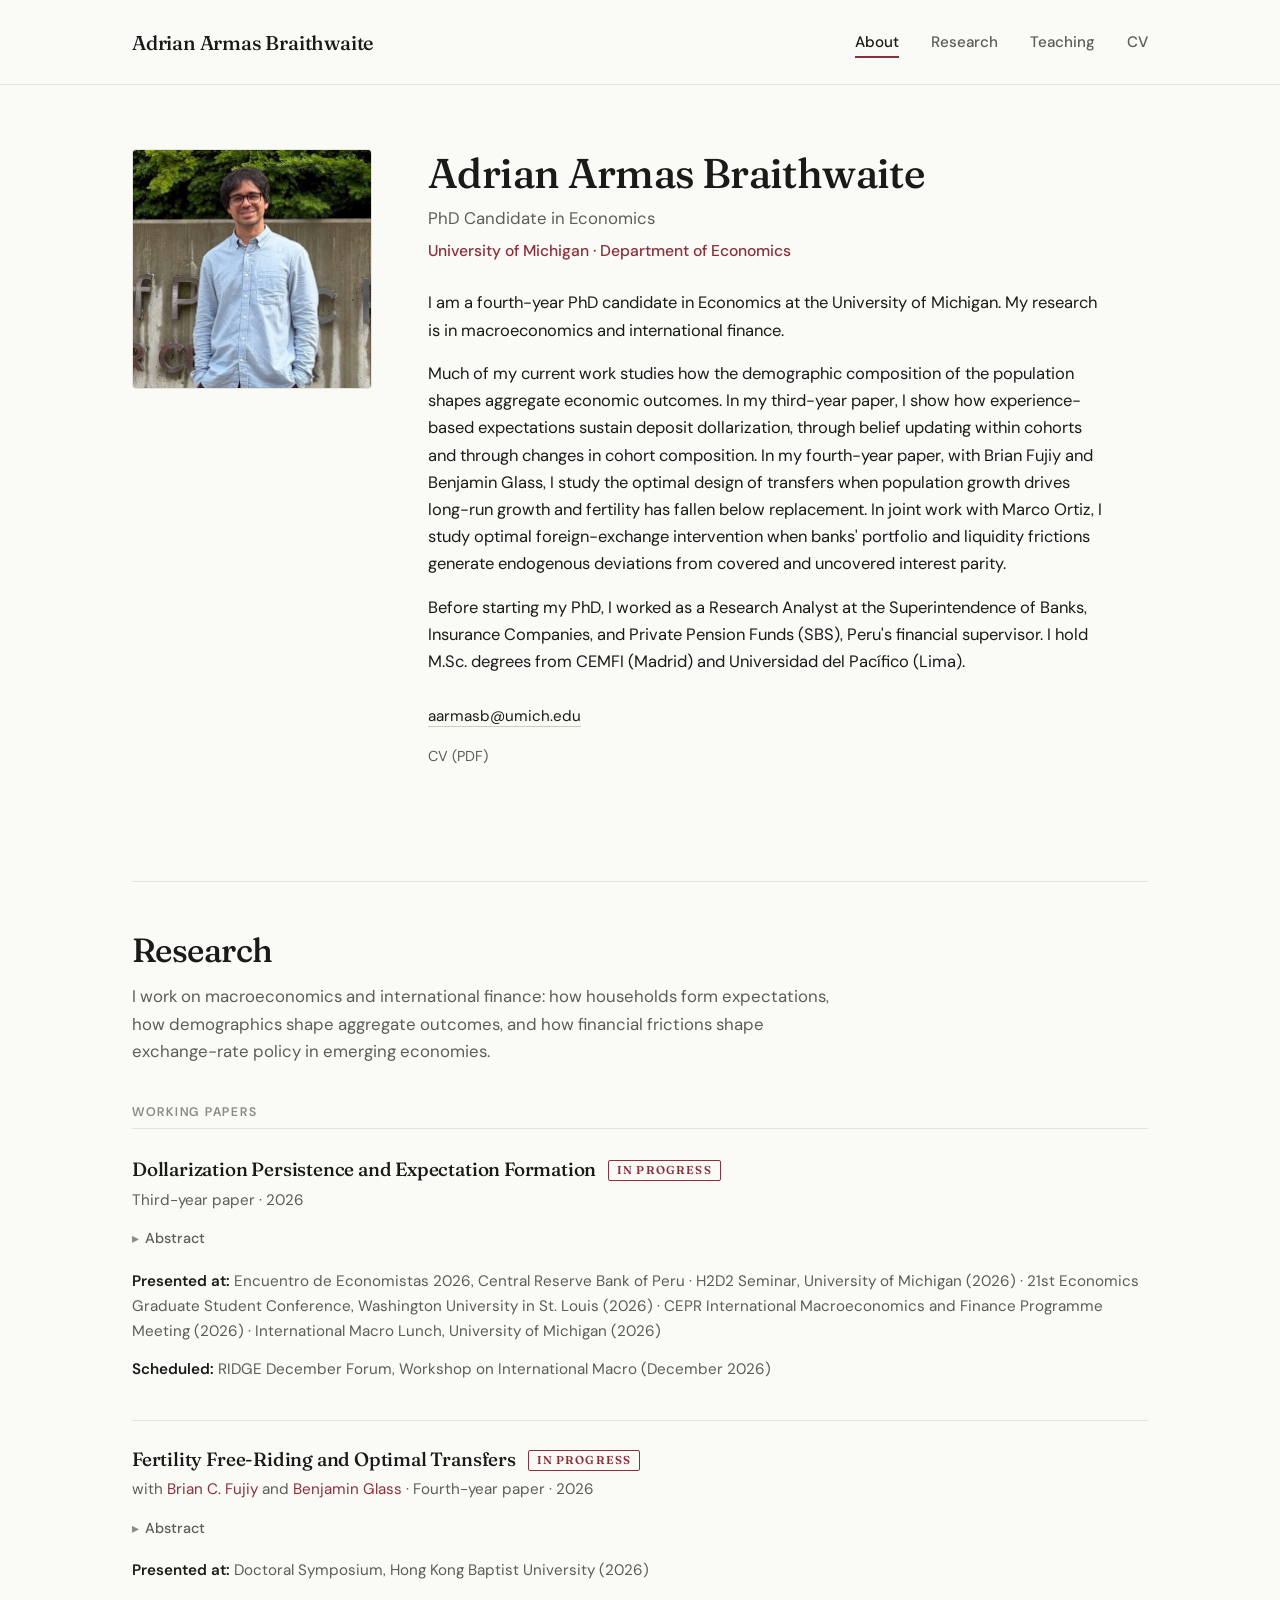
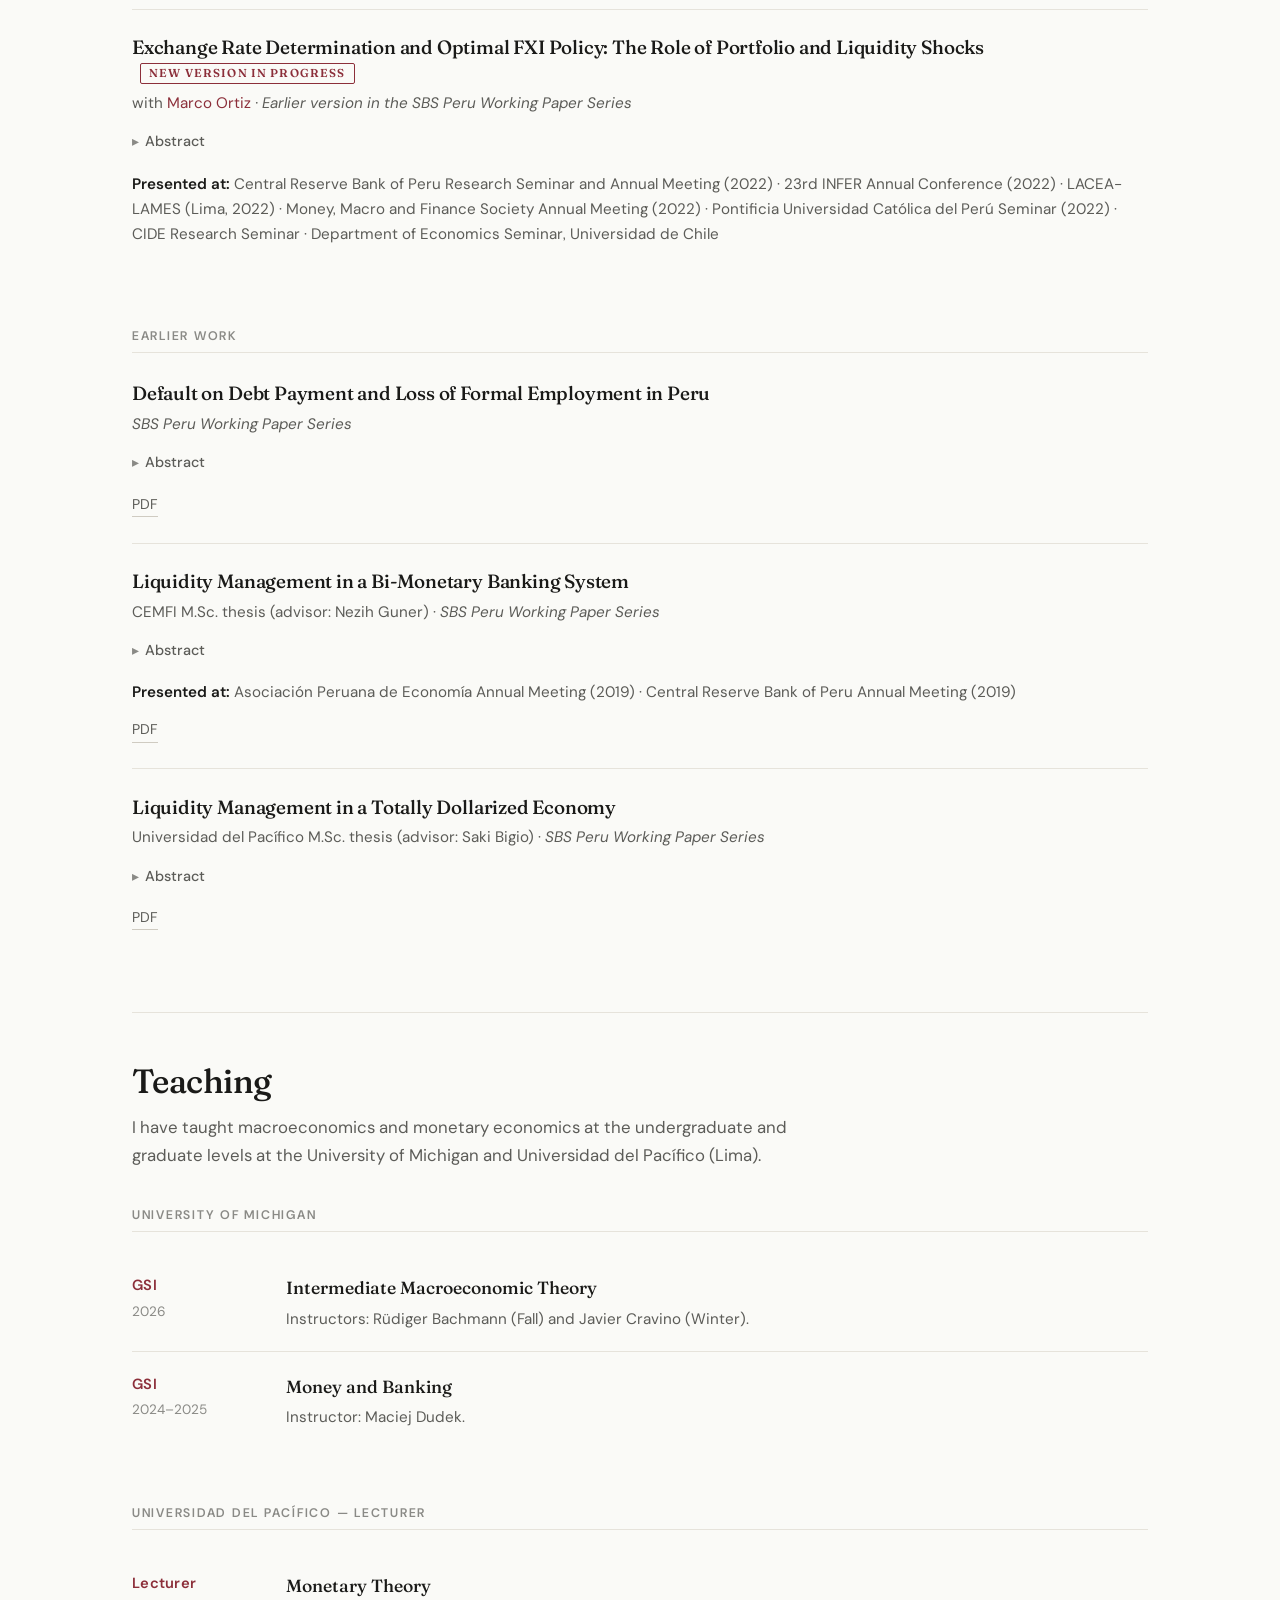
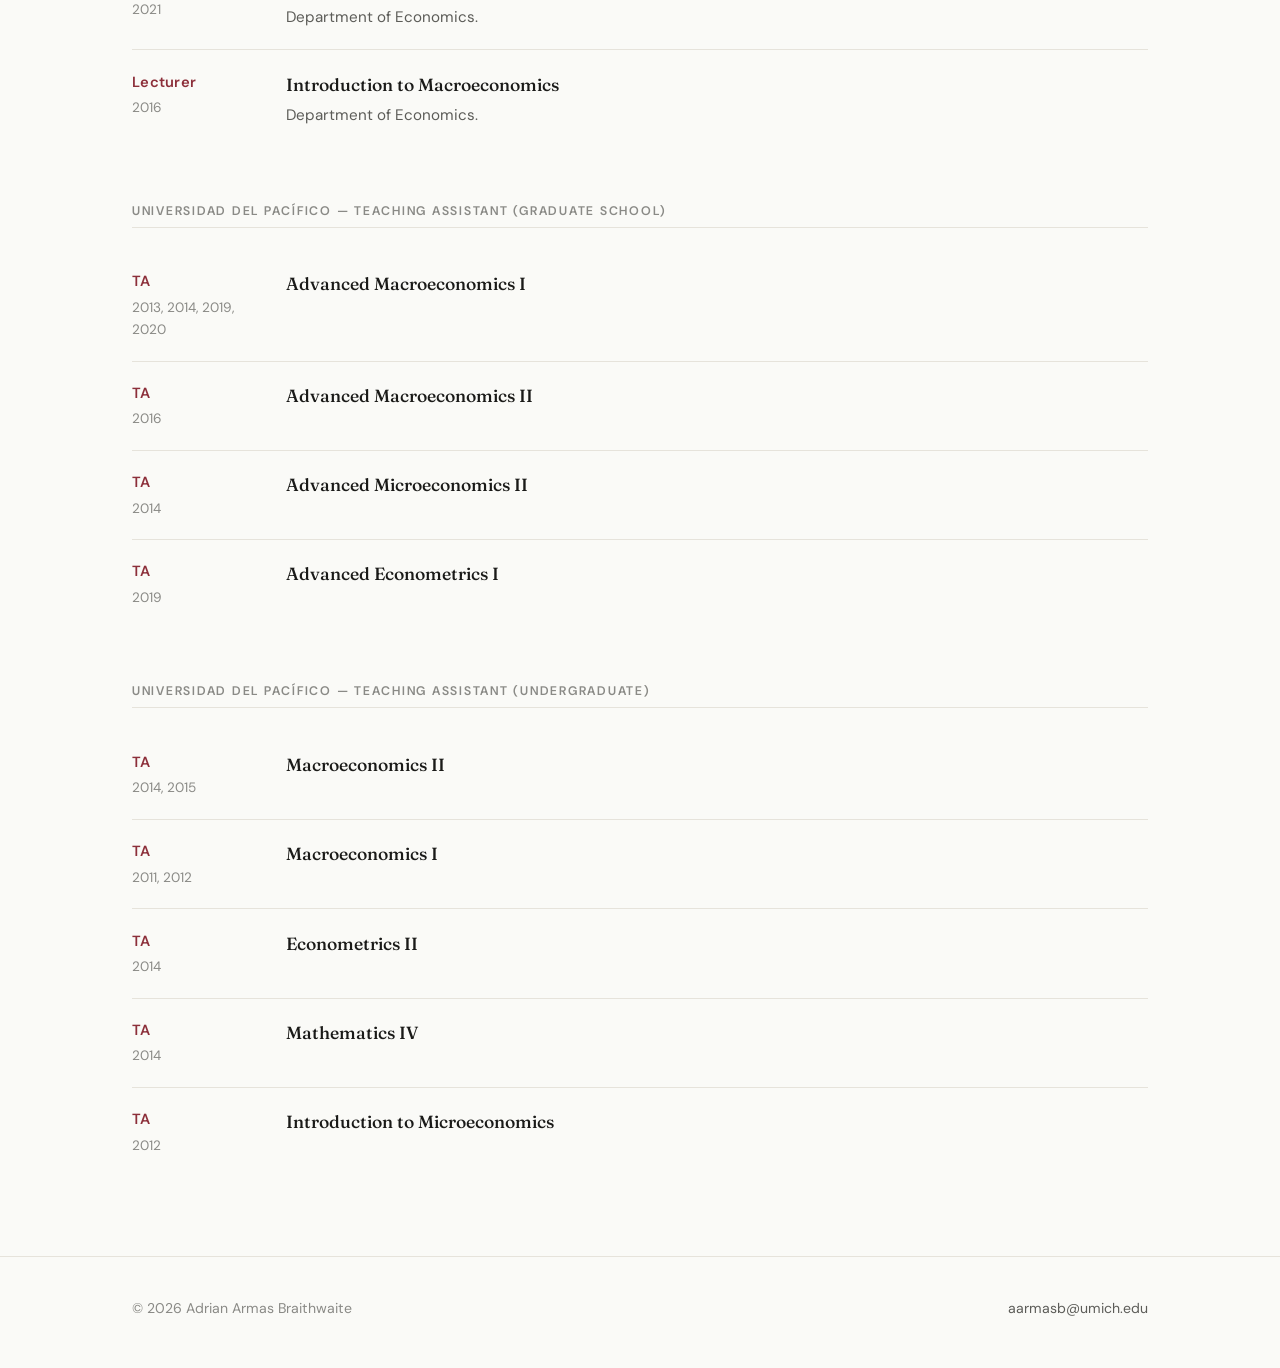
<file: index.html>
<!DOCTYPE html>
<html lang="en">
<head>
  <meta charset="UTF-8">
  <meta name="viewport" content="width=device-width, initial-scale=1.0">
  <title>Adrian Armas Braithwaite — Economist</title>
  <meta name="description" content="Personal website of Adrian Armas Braithwaite, PhD Candidate in Economics at the University of Michigan. Macroeconomics and International Finance.">
  <link rel="stylesheet" href="styles.css">
</head>
<body>

  <header class="site-header">
    <div class="container">
      <nav>
        <a href="index.html" class="site-title">Adrian Armas Braithwaite</a>
        <ul class="nav-links">
          <li><a href="index.html#about" class="active" data-section="about">About</a></li>
          <li><a href="index.html#research" data-section="research">Research</a></li>
          <li><a href="index.html#teaching" data-section="teaching">Teaching</a></li>
          <li><a href="cv.html" data-section="cv">CV</a></li>
        </ul>
      </nav>
    </div>
  </header>

  <main class="container">

    <section class="hero" id="about">
      <div class="profile-photo">
        <img src="photo.jpg" alt="Adrian Armas Braithwaite">
      </div>

      <div class="hero-text">
        <h1>Adrian Armas Braithwaite</h1>
        <p class="title-line">PhD Candidate in Economics</p>
        <p class="affiliation">University of Michigan · Department of Economics</p>

        <div class="bio">
          <p>
            I am a fourth-year PhD candidate in Economics at the University of
            Michigan. My research is in macroeconomics and international finance.
          </p>
          <p>
            Much of my current work studies how the demographic composition of
            the population shapes aggregate economic outcomes. In my third-year
            paper, I show how experience-based expectations sustain deposit
            dollarization, through belief updating within cohorts and through
            changes in cohort composition. In my fourth-year paper, with Brian
            Fujiy and Benjamin Glass, I study the optimal design of transfers
            when population growth drives long-run growth and fertility has
            fallen below replacement. In joint work with Marco Ortiz, I study
            optimal foreign-exchange intervention when banks' portfolio and
            liquidity frictions generate endogenous deviations from covered and
            uncovered interest parity.
          </p>
          <p>
            Before starting my PhD, I worked as a Research Analyst at the
            Superintendence of Banks, Insurance Companies, and Private Pension
            Funds (SBS), Peru's financial supervisor. I hold M.Sc. degrees from
            CEMFI (Madrid) and Universidad del Pacífico (Lima).
          </p>
        </div>

        <p class="contact-line">
          <a href="mailto:aarmasb@umich.edu">aarmasb@umich.edu</a>
        </p>

        <div class="social-links">
          <a href="cv.pdf" target="_blank" rel="noopener">CV (PDF)</a>
        </div>
      </div>
    </section>

    <section class="home-section" id="research">
      <div class="home-section-header">
        <h2>Research</h2>
        <p class="lede">
        I work on macroeconomics and international finance: how households form
        expectations, how demographics shape aggregate outcomes, and how
        financial frictions shape exchange-rate policy in emerging economies.
        </p>
      </div>

    <section class="block">
      <h2 class="section-label">Working Papers</h2>
      <article class="paper">
        <h3 class="paper-title">
          Dollarization Persistence and Expectation Formation
          <span class="paper-status">In progress</span>
        </h3>
        <p class="paper-meta">Third-year paper · 2026</p>
        <details>
          <summary>Abstract</summary>
          <div class="paper-abstract">
            Deposit dollarization persists after inflation has stabilized. This
            paper asks to what extent this persistence reflects expectations
            formed through past experiences. Building on the experience-based
            learning framework of Malmendier and Nagel (2011, 2016), I argue
            that heterogeneous lifetime inflation and depreciation experiences
            across birth cohorts generate differences in beliefs about future
            depreciation and, therefore, in deposit dollarization. Using three
            waves of Uruguayan household financial surveys, I document that
            individuals with higher lifetime depreciation experience hold a
            larger share of their deposits in foreign currency. I then embed
            experience-based learning in an overlapping-generations model with
            incomplete markets and endogenous currency portfolio choice,
            disciplined by the household-level estimates, and compare its
            predictions with the aggregate Uruguayan deposit dollarization
            series. The model highlights cohort replacement as a quantitatively
            important margin of aggregate de-dollarization, complementing
            within-cohort belief updating.
          </div>
        </details>
        <p class="paper-meta paper-presented">
          <strong>Presented at:</strong>
          Encuentro de Economistas 2026, Central Reserve Bank of Peru ·
          H2D2 Seminar, University of Michigan (2026) ·
          21st Economics Graduate Student Conference, Washington University in
          St. Louis (2026) ·
          CEPR International Macroeconomics and Finance Programme Meeting
          (2026) · International Macro Lunch, University of Michigan (2026)
        </p>
        <p class="paper-meta paper-presented">
          <strong>Scheduled:</strong>
          RIDGE December Forum, Workshop on International Macro (December 2026)
        </p>
        <div class="paper-links">
          <!-- <a href="papers/dollarization.pdf">PDF</a> -->
        </div>
      </article>

      <article class="paper">
        <h3 class="paper-title">
          Fertility Free-Riding and Optimal Transfers
          <span class="paper-status">In progress</span>
        </h3>
        <p class="paper-meta">
          with <a href="https://bcfujiy.github.io/" target="_blank" rel="noopener">Brian C. Fujiy</a>
          and <a href="https://sites.google.com/view/benjamin-glass/home" target="_blank" rel="noopener">Benjamin Glass</a>
          · Fourth-year paper · 2026
        </p>
        <details>
          <summary>Abstract</summary>
          <div class="paper-abstract">
            U.S. fertility has declined for decades, threatening long-run
            economic growth. This paper identifies a fertility free-riding
            problem: additional births generate positive externalities for
            society, but individual families bear all the costs and society
            does not capture the full social value. We develop an optimal
            transfer system by embedding a semi-endogenous growth model into an
            overlapping-generations framework with endogenous fertility,
            capturing both the intensive margin (number of children) and the
            extensive margin (share of families with children). Using American
            Community Survey data, we evaluate whether fertility is
            inefficiently low and the effects of optimal transfers on U.S.
            fertility rates and long-run growth.
          </div>
        </details>
        <p class="paper-meta paper-presented">
          <strong>Presented at:</strong>
          Doctoral Symposium, Hong Kong Baptist University (2026)
        </p>
      </article>

      <article class="paper">
        <h3 class="paper-title">
          Exchange Rate Determination and Optimal FXI Policy: The Role of
          Portfolio and Liquidity Shocks
          <span class="paper-status">New version in progress</span>
        </h3>
        <p class="paper-meta">
          with <a href="https://sites.google.com/view/marcoeconomics/main-page?authuser=0" target="_blank" rel="noopener">Marco Ortiz</a>
          <span class="journal"> · Earlier version in the SBS Peru Working Paper Series</span>
        </p>
        <details>
          <summary>Abstract</summary>
          <div class="paper-abstract">
            We develop a model in which banks intermediate capital flows in
            segmented foreign exchange markets while managing liquidity risk
            through frictional interbank markets. The interaction of portfolio
            and liquidity channels generates joint deviations from both
            uncovered and covered interest rate parity (UIP and CIP). We
            establish three analytical results: first, settlement frictions
            create endogenous liquidity premia that drive a wedge between
            lending, deposit, and reserve rates in each currency; second, the
            modified UIP condition decomposes into a risk premium—reflecting
            banks' limited capacity to absorb exchange rate risk—and a
            liquidity premium—reflecting the relative scarcity of reserves
            across currencies; third, CIP deviations arise exclusively from
            liquidity frictions, not from portfolio imbalances. We embed this
            financial sector in a small open economy general equilibrium model
            and characterize optimal foreign exchange intervention (FXI)
            policy. Spot interventions affect both the liquidity and portfolio
            margins, whereas interventions through non-deliverable forwards
            operate only through the portfolio channel. The optimal instrument
            mix depends on the nature of the underlying shock, providing a
            rationale for the diverse FXI strategies observed across emerging
            market central banks.
          </div>
        </details>
        <p class="paper-meta paper-presented">
          <strong>Presented at:</strong>
          Central Reserve Bank of Peru Research Seminar and Annual Meeting
          (2022) · 23rd INFER Annual Conference (2022) · LACEA-LAMES (Lima,
          2022) · Money, Macro and Finance Society Annual Meeting (2022) ·
          Pontificia Universidad Católica del Perú Seminar (2022) · CIDE
          Research Seminar · Department of Economics Seminar, Universidad de
          Chile
        </p>
      </article>
    </section>

    <section class="block">
      <h2 class="section-label">Earlier Work</h2>
      <article class="paper">
        <h3 class="paper-title">
          Default on Debt Payment and Loss of Formal Employment in Peru
        </h3>
        <p class="paper-meta">
          <span class="journal">SBS Peru Working Paper Series</span>
        </p>
        <details>
          <summary>Abstract</summary>
          <div class="paper-abstract">
            Using individual-level administrative data on income and debt, I
            quantify the effect of losing formal employment on debt repayment.
            Losing a formal job increases past-due days by 8.7 days per
            quarter. The effect is largest among younger and lower-income
            workers, consistent with these groups having weaker networks to
            draw on after an income loss.
          </div>
        </details>
        <div class="paper-links">
          <a href="https://www.sbs.gob.pe/Portals/0/jer/DDT_ANO2023/DT%2001%202023.pdf" target="_blank" rel="noopener">PDF</a>
        </div>
      </article>

      <article class="paper">
        <h3 class="paper-title">
          Liquidity Management in a Bi-Monetary Banking System
        </h3>
        <p class="paper-meta">
          CEMFI M.Sc. thesis (advisor: Nezih Guner) ·
          <span class="journal">SBS Peru Working Paper Series</span>
        </p>
        <details>
          <summary>Abstract</summary>
          <div class="paper-abstract">
            Liquidity model of a bi-monetary banking system in which banks
            manage idiosyncratic liquidity shocks through the interbank and
            FX-swap markets. Banks demand dollars because holding them gives
            access to an additional source of liquidity, the FX-swap market.
            U.S. monetary policy affects domestic lending by changing the
            return on foreign-currency reserves, and an exogenous decline in
            interbank matching efficiency leads banks to replace domestic loans
            with foreign-currency reserves.
          </div>
        </details>
        <p class="paper-meta paper-presented">
          <strong>Presented at:</strong>
          Asociación Peruana de Economía Annual Meeting (2019) · Central
          Reserve Bank of Peru Annual Meeting (2019)
        </p>
        <div class="paper-links">
          <a href="https://www.sbs.gob.pe/Portals/0/jer/DDT_ANO2018/DT-003-2018(eng).pdf" target="_blank" rel="noopener">PDF</a>
        </div>
      </article>

      <article class="paper">
        <h3 class="paper-title">
          Liquidity Management in a Totally Dollarized Economy
        </h3>
        <p class="paper-meta">
          Universidad del Pacífico M.Sc. thesis (advisor: Saki Bigio) ·
          <span class="journal">SBS Peru Working Paper Series</span>
        </p>
        <details>
          <summary>Abstract</summary>
          <div class="paper-abstract">
            Banking liquidity model for a fully dollarized economy without a
            lender of last resort. The central bank's limited capacity to
            supply foreign-currency liquidity constrains credit provision and,
            in the limit, can lead banks to adopt narrow banking.
          </div>
        </details>
        <div class="paper-links">
          <a href="https://www.sbs.gob.pe/Portals/0/jer/DDT_ANO2019/DDT-004-2019.pdf" target="_blank" rel="noopener">PDF</a>
        </div>
      </article>
    </section>
    </section>

    <section class="home-section" id="teaching">
      <div class="home-section-header">
        <h2>Teaching</h2>
        <p class="lede">
        I have taught macroeconomics and monetary economics at the undergraduate
        and graduate levels at the University of Michigan and Universidad del
        Pacífico (Lima).
        </p>
      </div>

    <section class="block">
      <h2 class="section-label">University of Michigan</h2>
      <div class="course">
        <div>
          <div class="course-code">GSI</div>
          <div class="course-term">2026</div>
        </div>
        <div>
          <div class="course-title">Intermediate Macroeconomic Theory</div>
          <p class="course-detail">Instructors: Rüdiger Bachmann (Fall) and Javier Cravino (Winter).</p>
        </div>
      </div>
      <div class="course">
        <div>
          <div class="course-code">GSI</div>
          <div class="course-term">2024–2025</div>
        </div>
        <div>
          <div class="course-title">Money and Banking</div>
          <p class="course-detail">Instructor: Maciej Dudek.</p>
        </div>
      </div>
    </section>

    <section class="block">
      <h2 class="section-label">Universidad del Pacífico — Lecturer</h2>
      <div class="course">
        <div>
          <div class="course-code">Lecturer</div>
          <div class="course-term">2021</div>
        </div>
        <div>
          <div class="course-title">Monetary Theory</div>
          <p class="course-detail">Department of Economics.</p>
        </div>
      </div>
      <div class="course">
        <div>
          <div class="course-code">Lecturer</div>
          <div class="course-term">2016</div>
        </div>
        <div>
          <div class="course-title">Introduction to Macroeconomics</div>
          <p class="course-detail">Department of Economics.</p>
        </div>
      </div>
    </section>

    <section class="block">
      <h2 class="section-label">Universidad del Pacífico — Teaching Assistant (Graduate School)</h2>
      <div class="course">
        <div>
          <div class="course-code">TA</div>
          <div class="course-term">2013, 2014, 2019, 2020</div>
        </div>
        <div>
          <div class="course-title">Advanced Macroeconomics I</div>
        </div>
      </div>
      <div class="course">
        <div>
          <div class="course-code">TA</div>
          <div class="course-term">2016</div>
        </div>
        <div>
          <div class="course-title">Advanced Macroeconomics II</div>
        </div>
      </div>
      <div class="course">
        <div>
          <div class="course-code">TA</div>
          <div class="course-term">2014</div>
        </div>
        <div>
          <div class="course-title">Advanced Microeconomics II</div>
        </div>
      </div>
      <div class="course">
        <div>
          <div class="course-code">TA</div>
          <div class="course-term">2019</div>
        </div>
        <div>
          <div class="course-title">Advanced Econometrics I</div>
        </div>
      </div>
    </section>

    <section class="block">
      <h2 class="section-label">Universidad del Pacífico — Teaching Assistant (Undergraduate)</h2>
      <div class="course">
        <div>
          <div class="course-code">TA</div>
          <div class="course-term">2014, 2015</div>
        </div>
        <div>
          <div class="course-title">Macroeconomics II</div>
        </div>
      </div>
      <div class="course">
        <div>
          <div class="course-code">TA</div>
          <div class="course-term">2011, 2012</div>
        </div>
        <div>
          <div class="course-title">Macroeconomics I</div>
        </div>
      </div>
      <div class="course">
        <div>
          <div class="course-code">TA</div>
          <div class="course-term">2014</div>
        </div>
        <div>
          <div class="course-title">Econometrics II</div>
        </div>
      </div>
      <div class="course">
        <div>
          <div class="course-code">TA</div>
          <div class="course-term">2014</div>
        </div>
        <div>
          <div class="course-title">Mathematics IV</div>
        </div>
      </div>
      <div class="course">
        <div>
          <div class="course-code">TA</div>
          <div class="course-term">2012</div>
        </div>
        <div>
          <div class="course-title">Introduction to Microeconomics</div>
        </div>
      </div>
    </section>
    </section>

  </main>

  <footer>
    <div class="container footer-inner">
      <span>© <span id="year"></span> Adrian Armas Braithwaite</span>
      <span><a href="mailto:aarmasb@umich.edu">aarmasb@umich.edu</a></span>
    </div>
  </footer>

  <script>
    document.getElementById('year').textContent = new Date().getFullYear();
  </script>
  <script>
    // Highlight the menu item for the section currently on screen.
    (function () {
      var links = document.querySelectorAll('.nav-links a[data-section]');
      var sections = ['about', 'research', 'teaching']
        .map(function (id) { return document.getElementById(id); })
        .filter(Boolean);
      if (!('IntersectionObserver' in window) || !sections.length) return;
      var observer = new IntersectionObserver(function (entries) {
        entries.forEach(function (e) {
          if (!e.isIntersecting) return;
          links.forEach(function (a) {
            a.classList.toggle('active', a.dataset.section === e.target.id);
          });
        });
      }, { rootMargin: '-45% 0px -50% 0px' });
      sections.forEach(function (s) { observer.observe(s); });
    })();
  </script>
</body>
</html>
</file>
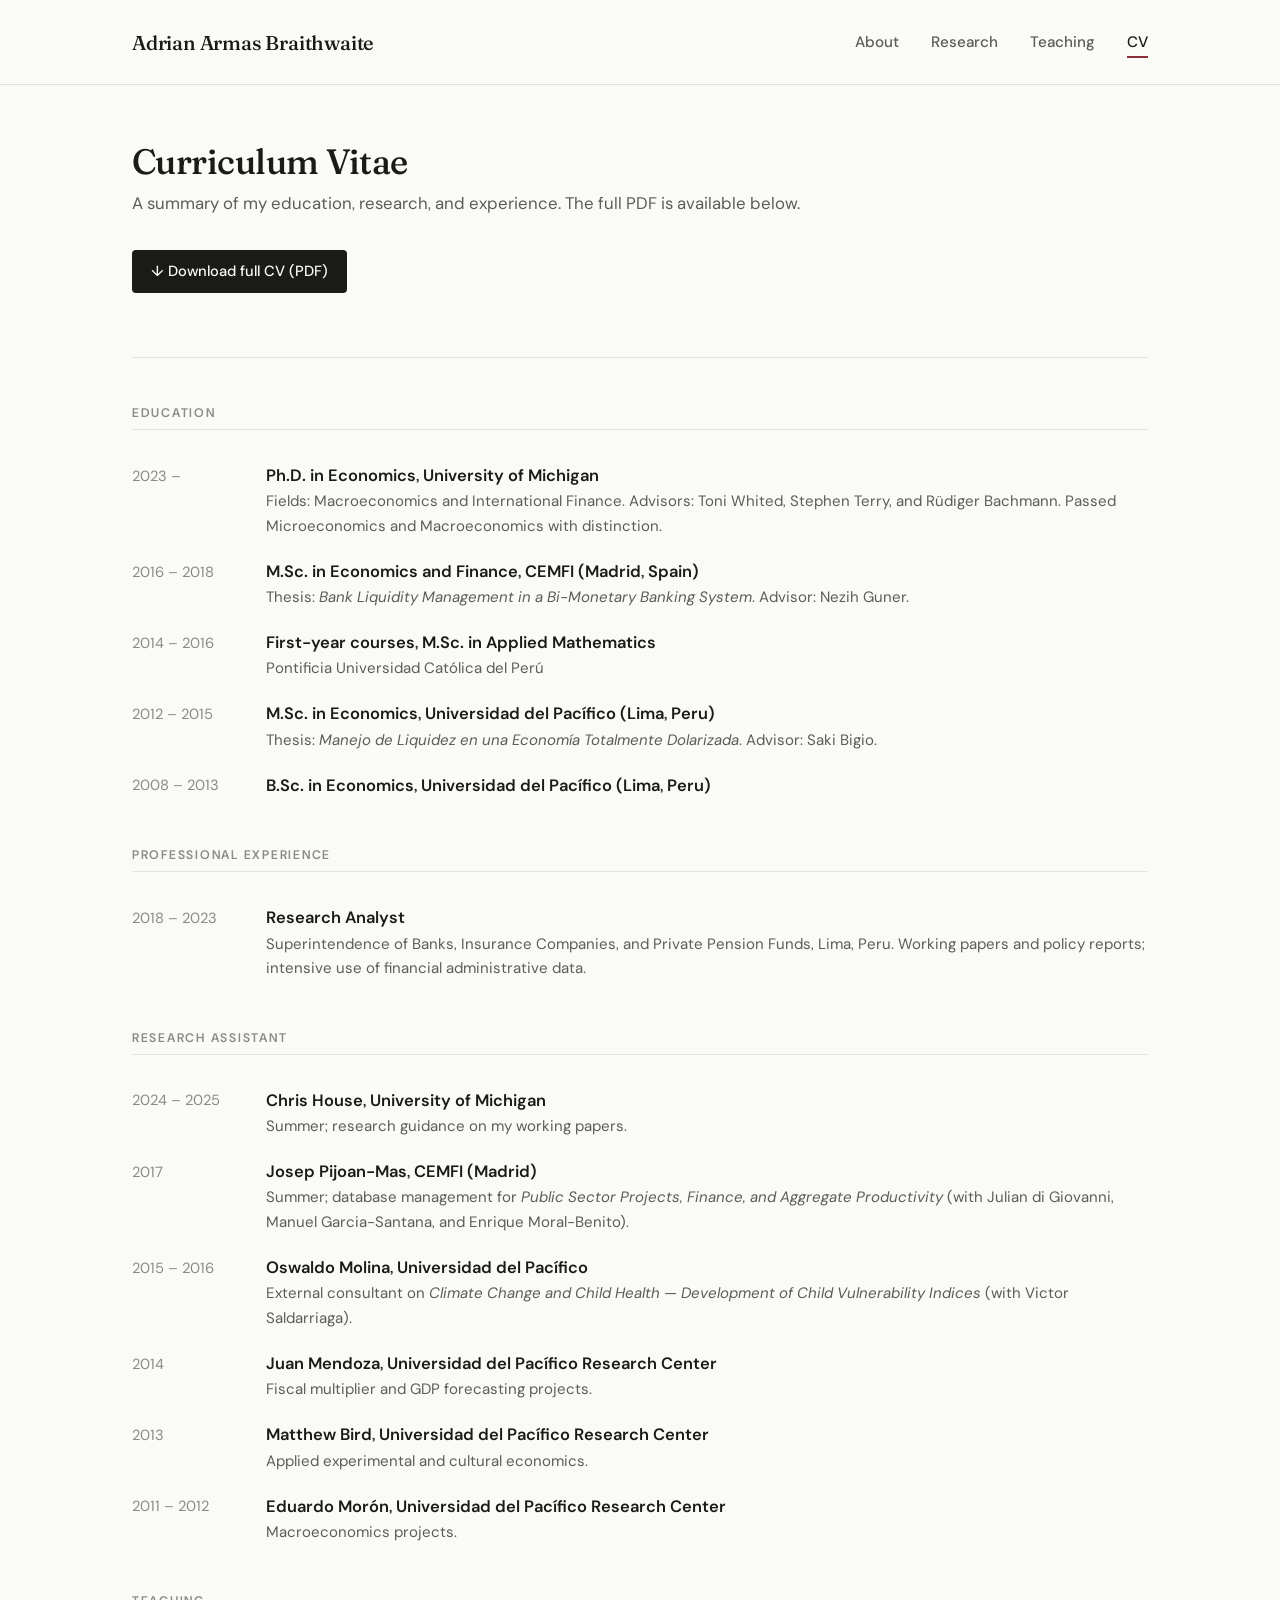
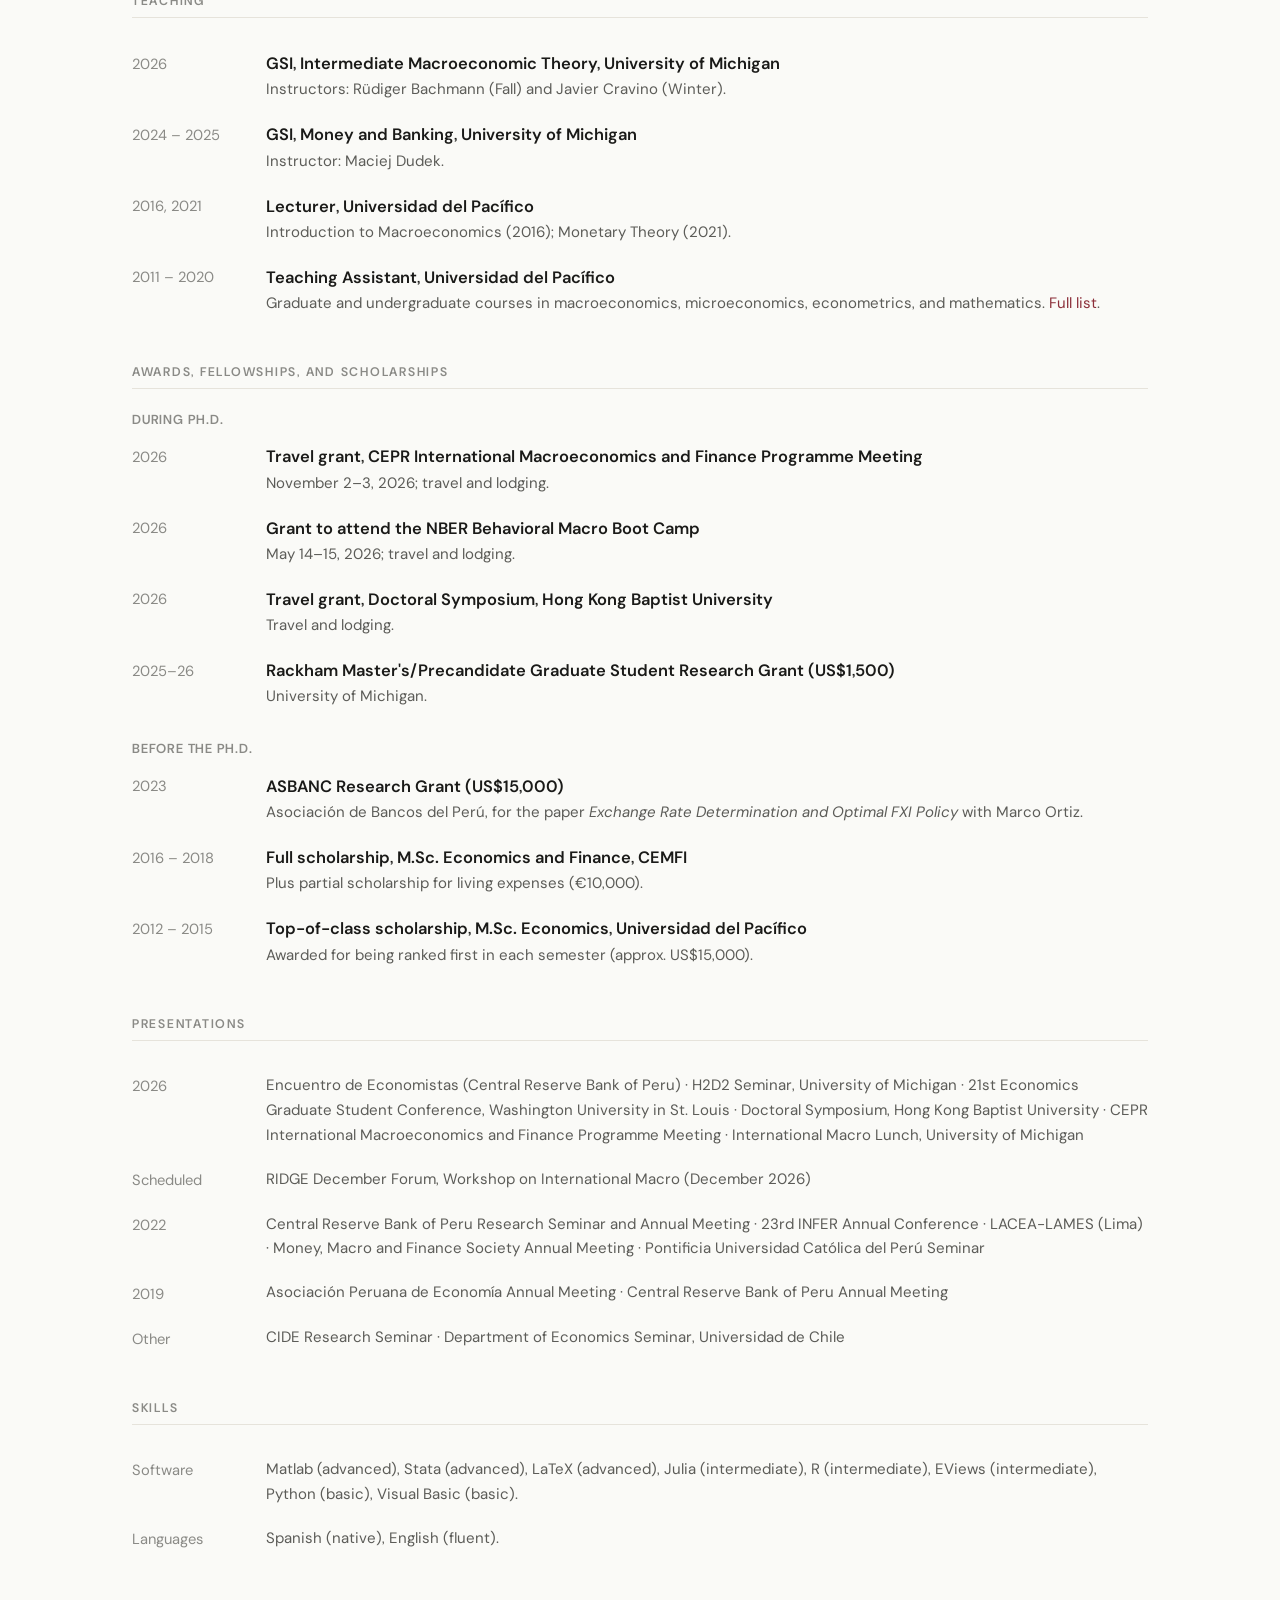
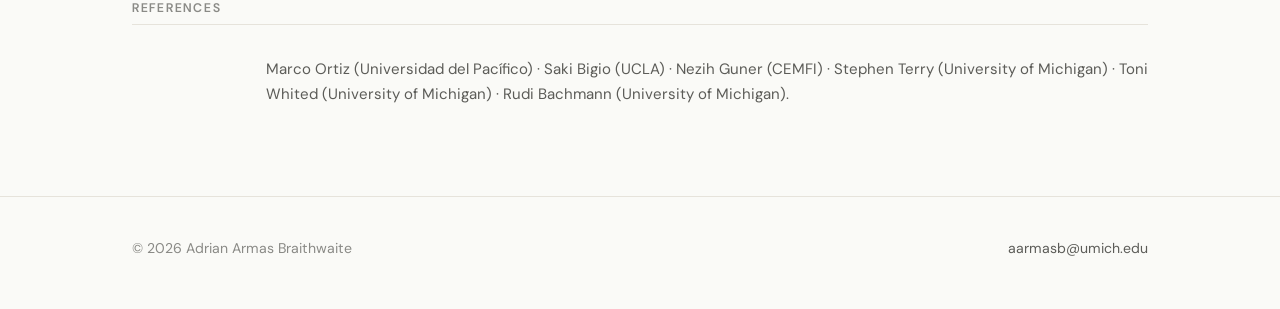
<file: cv.html>
<!DOCTYPE html>
<html lang="en">
<head>
  <meta charset="UTF-8">
  <meta name="viewport" content="width=device-width, initial-scale=1.0">
  <title>CV — Adrian Armas Braithwaite</title>
  <link rel="stylesheet" href="styles.css">
</head>
<body>

  <header class="site-header">
    <div class="container">
      <nav>
        <a href="index.html" class="site-title">Adrian Armas Braithwaite</a>
        <ul class="nav-links">
          <li><a href="index.html#about">About</a></li>
          <li><a href="index.html#research">Research</a></li>
          <li><a href="index.html#teaching">Teaching</a></li>
          <li><a href="cv.html" class="active">CV</a></li>
        </ul>
      </nav>
    </div>
  </header>

  <main class="container">

    <div class="page-header">
      <h1>Curriculum Vitae</h1>
      <p class="lede">
        A summary of my education, research, and experience. The full PDF
        is available below.
      </p>
      <a href="cv.pdf" class="cv-download" target="_blank" rel="noopener">↓ Download full CV (PDF)</a>
    </div>

    <section class="cv-section">
      <h2 class="section-label">Education</h2>

      <div class="cv-item">
        <div class="cv-date">2023 –</div>
        <div class="cv-content">
          <div class="item-title">Ph.D. in Economics, University of Michigan</div>
          <div class="item-sub">
            Fields: Macroeconomics and International Finance. Advisors: Toni
            Whited, Stephen Terry, and Rüdiger Bachmann. Passed Microeconomics
            and Macroeconomics with distinction.
          </div>
        </div>
      </div>

      <div class="cv-item">
        <div class="cv-date">2016 – 2018</div>
        <div class="cv-content">
          <div class="item-title">
            M.Sc. in Economics and Finance, CEMFI (Madrid, Spain)
          </div>
          <div class="item-sub">
            Thesis: <em>Bank Liquidity Management in a Bi-Monetary Banking
            System</em>. Advisor: Nezih Guner.
          </div>
        </div>
      </div>

      <div class="cv-item">
        <div class="cv-date">2014 – 2016</div>
        <div class="cv-content">
          <div class="item-title">
            First-year courses, M.Sc. in Applied Mathematics
          </div>
          <div class="item-sub">Pontificia Universidad Católica del Perú</div>
        </div>
      </div>

      <div class="cv-item">
        <div class="cv-date">2012 – 2015</div>
        <div class="cv-content">
          <div class="item-title">
            M.Sc. in Economics, Universidad del Pacífico (Lima, Peru)
          </div>
          <div class="item-sub">
            Thesis: <em>Manejo de Liquidez en una Economía Totalmente
            Dolarizada</em>. Advisor: Saki Bigio.
          </div>
        </div>
      </div>

      <div class="cv-item">
        <div class="cv-date">2008 – 2013</div>
        <div class="cv-content">
          <div class="item-title">
            B.Sc. in Economics, Universidad del Pacífico (Lima, Peru)
          </div>
        </div>
      </div>
    </section>

    <section class="cv-section">
      <h2 class="section-label">Professional Experience</h2>

      <div class="cv-item">
        <div class="cv-date">2018 – 2023</div>
        <div class="cv-content">
          <div class="item-title">Research Analyst</div>
          <div class="item-sub">
            Superintendence of Banks, Insurance Companies, and Private Pension
            Funds, Lima, Peru. Working papers and policy reports; intensive
            use of financial administrative data.
          </div>
        </div>
      </div>
    </section>

    <section class="cv-section">
      <h2 class="section-label">Research Assistant</h2>

      <div class="cv-item">
        <div class="cv-date">2024 – 2025</div>
        <div class="cv-content">
          <div class="item-title">Chris House, University of Michigan</div>
          <div class="item-sub">Summer; research guidance on my working papers.</div>
        </div>
      </div>

      <div class="cv-item">
        <div class="cv-date">2017</div>
        <div class="cv-content">
          <div class="item-title">Josep Pijoan-Mas, CEMFI (Madrid)</div>
          <div class="item-sub">
            Summer; database management for <em>Public Sector Projects,
            Finance, and Aggregate Productivity</em> (with Julian di Giovanni,
            Manuel Garcia-Santana, and Enrique Moral-Benito).
          </div>
        </div>
      </div>

      <div class="cv-item">
        <div class="cv-date">2015 – 2016</div>
        <div class="cv-content">
          <div class="item-title">Oswaldo Molina, Universidad del Pacífico</div>
          <div class="item-sub">
            External consultant on <em>Climate Change and Child Health —
            Development of Child Vulnerability Indices</em> (with Victor
            Saldarriaga).
          </div>
        </div>
      </div>

      <div class="cv-item">
        <div class="cv-date">2014</div>
        <div class="cv-content">
          <div class="item-title">Juan Mendoza, Universidad del Pacífico Research Center</div>
          <div class="item-sub">Fiscal multiplier and GDP forecasting projects.</div>
        </div>
      </div>

      <div class="cv-item">
        <div class="cv-date">2013</div>
        <div class="cv-content">
          <div class="item-title">Matthew Bird, Universidad del Pacífico Research Center</div>
          <div class="item-sub">Applied experimental and cultural economics.</div>
        </div>
      </div>

      <div class="cv-item">
        <div class="cv-date">2011 – 2012</div>
        <div class="cv-content">
          <div class="item-title">Eduardo Morón, Universidad del Pacífico Research Center</div>
          <div class="item-sub">Macroeconomics projects.</div>
        </div>
      </div>
    </section>

    <section class="cv-section">
      <h2 class="section-label">Teaching</h2>

      <div class="cv-item">
        <div class="cv-date">2026</div>
        <div class="cv-content">
          <div class="item-title">GSI, Intermediate Macroeconomic Theory, University of Michigan</div>
          <div class="item-sub">Instructors: Rüdiger Bachmann (Fall) and Javier Cravino (Winter).</div>
        </div>
      </div>

      <div class="cv-item">
        <div class="cv-date">2024 – 2025</div>
        <div class="cv-content">
          <div class="item-title">GSI, Money and Banking, University of Michigan</div>
          <div class="item-sub">Instructor: Maciej Dudek.</div>
        </div>
      </div>

      <div class="cv-item">
        <div class="cv-date">2016, 2021</div>
        <div class="cv-content">
          <div class="item-title">Lecturer, Universidad del Pacífico</div>
          <div class="item-sub">Introduction to Macroeconomics (2016); Monetary Theory (2021).</div>
        </div>
      </div>

      <div class="cv-item">
        <div class="cv-date">2011 – 2020</div>
        <div class="cv-content">
          <div class="item-title">Teaching Assistant, Universidad del Pacífico</div>
          <div class="item-sub">Graduate and undergraduate courses in macroeconomics, microeconomics, econometrics, and mathematics. <a href="index.html#teaching">Full list</a>.</div>
        </div>
      </div>
    </section>

    <section class="cv-section">
      <h2 class="section-label">Awards, Fellowships, and Scholarships</h2>

      <h3 class="cv-subhead">During Ph.D.</h3>
      <div class="cv-item">
        <div class="cv-date">2026</div>
        <div class="cv-content">
          <div class="item-title">Travel grant, CEPR International Macroeconomics and Finance Programme Meeting</div>
          <div class="item-sub">November 2–3, 2026; travel and lodging.</div>
        </div>
      </div>

      <div class="cv-item">
        <div class="cv-date">2026</div>
        <div class="cv-content">
          <div class="item-title">Grant to attend the NBER Behavioral Macro Boot Camp</div>
          <div class="item-sub">May 14–15, 2026; travel and lodging.</div>
        </div>
      </div>

      <div class="cv-item">
        <div class="cv-date">2026</div>
        <div class="cv-content">
          <div class="item-title">Travel grant, Doctoral Symposium, Hong Kong Baptist University</div>
          <div class="item-sub">Travel and lodging.</div>
        </div>
      </div>

      <div class="cv-item">
        <div class="cv-date">2025–26</div>
        <div class="cv-content">
          <div class="item-title">Rackham Master's/Precandidate Graduate Student Research Grant (US$1,500)</div>
          <div class="item-sub">University of Michigan.</div>
        </div>
      </div>

      <h3 class="cv-subhead">Before the Ph.D.</h3>

      <div class="cv-item">
        <div class="cv-date">2023</div>
        <div class="cv-content">
          <div class="item-title">
            ASBANC Research Grant (US$15,000)
          </div>
          <div class="item-sub">
            Asociación de Bancos del Perú, for the paper
            <em>Exchange Rate Determination and Optimal FXI Policy</em>
            with Marco Ortiz.
          </div>
        </div>
      </div>

      <div class="cv-item">
        <div class="cv-date">2016 – 2018</div>
        <div class="cv-content">
          <div class="item-title">Full scholarship, M.Sc. Economics and Finance, CEMFI</div>
          <div class="item-sub">Plus partial scholarship for living expenses (€10,000).</div>
        </div>
      </div>

      <div class="cv-item">
        <div class="cv-date">2012 – 2015</div>
        <div class="cv-content">
          <div class="item-title">Top-of-class scholarship, M.Sc. Economics, Universidad del Pacífico</div>
          <div class="item-sub">
            Awarded for being ranked first in each semester (approx. US$15,000).
          </div>
        </div>
      </div>
    </section>

    <section class="cv-section">
      <h2 class="section-label">Presentations</h2>

      <div class="cv-item">
        <div class="cv-date">2026</div>
        <div class="cv-content">
          <div class="item-sub">Encuentro de Economistas (Central Reserve Bank of Peru) · H2D2 Seminar, University of Michigan · 21st Economics Graduate Student Conference, Washington University in St. Louis · Doctoral Symposium, Hong Kong Baptist University · CEPR International Macroeconomics and Finance Programme Meeting · International Macro Lunch, University of Michigan</div>
        </div>
      </div>

      <div class="cv-item">
        <div class="cv-date">Scheduled</div>
        <div class="cv-content">
          <div class="item-sub">RIDGE December Forum, Workshop on International Macro (December 2026)</div>
        </div>
      </div>

      <div class="cv-item">
        <div class="cv-date">2022</div>
        <div class="cv-content">
          <div class="item-sub">Central Reserve Bank of Peru Research Seminar and Annual Meeting · 23rd INFER Annual Conference · LACEA-LAMES (Lima) · Money, Macro and Finance Society Annual Meeting · Pontificia Universidad Católica del Perú Seminar</div>
        </div>
      </div>

      <div class="cv-item">
        <div class="cv-date">2019</div>
        <div class="cv-content">
          <div class="item-sub">Asociación Peruana de Economía Annual Meeting · Central Reserve Bank of Peru Annual Meeting</div>
        </div>
      </div>

      <div class="cv-item">
        <div class="cv-date">Other</div>
        <div class="cv-content">
          <div class="item-sub">CIDE Research Seminar · Department of Economics Seminar, Universidad de Chile</div>
        </div>
      </div>
    </section>

    <section class="cv-section">
      <h2 class="section-label">Skills</h2>

      <div class="cv-item">
        <div class="cv-date">Software</div>
        <div class="cv-content">
          <div class="item-sub">
            Matlab (advanced), Stata (advanced), LaTeX (advanced), Julia
            (intermediate), R (intermediate), EViews (intermediate), Python
            (basic), Visual Basic (basic).
          </div>
        </div>
      </div>

      <div class="cv-item">
        <div class="cv-date">Languages</div>
        <div class="cv-content">
          <div class="item-sub">Spanish (native), English (fluent).</div>
        </div>
      </div>
    </section>

    <section class="cv-section">
      <h2 class="section-label">References</h2>

      <div class="cv-item">
        <div class="cv-date"></div>
        <div class="cv-content">
          <div class="item-sub">
            Marco Ortiz (Universidad del Pacífico) · Saki Bigio (UCLA) ·
            Nezih Guner (CEMFI) · Stephen Terry (University of Michigan) ·
            Toni Whited (University of Michigan) · Rudi Bachmann (University
            of Michigan).
          </div>
        </div>
      </div>
    </section>

  </main>

  <footer>
    <div class="container footer-inner">
      <span>© <span id="year"></span> Adrian Armas Braithwaite</span>
      <span><a href="mailto:aarmasb@umich.edu">aarmasb@umich.edu</a></span>
    </div>
  </footer>

  <script>
    document.getElementById('year').textContent = new Date().getFullYear();
  </script>
</body>
</html>
</file>
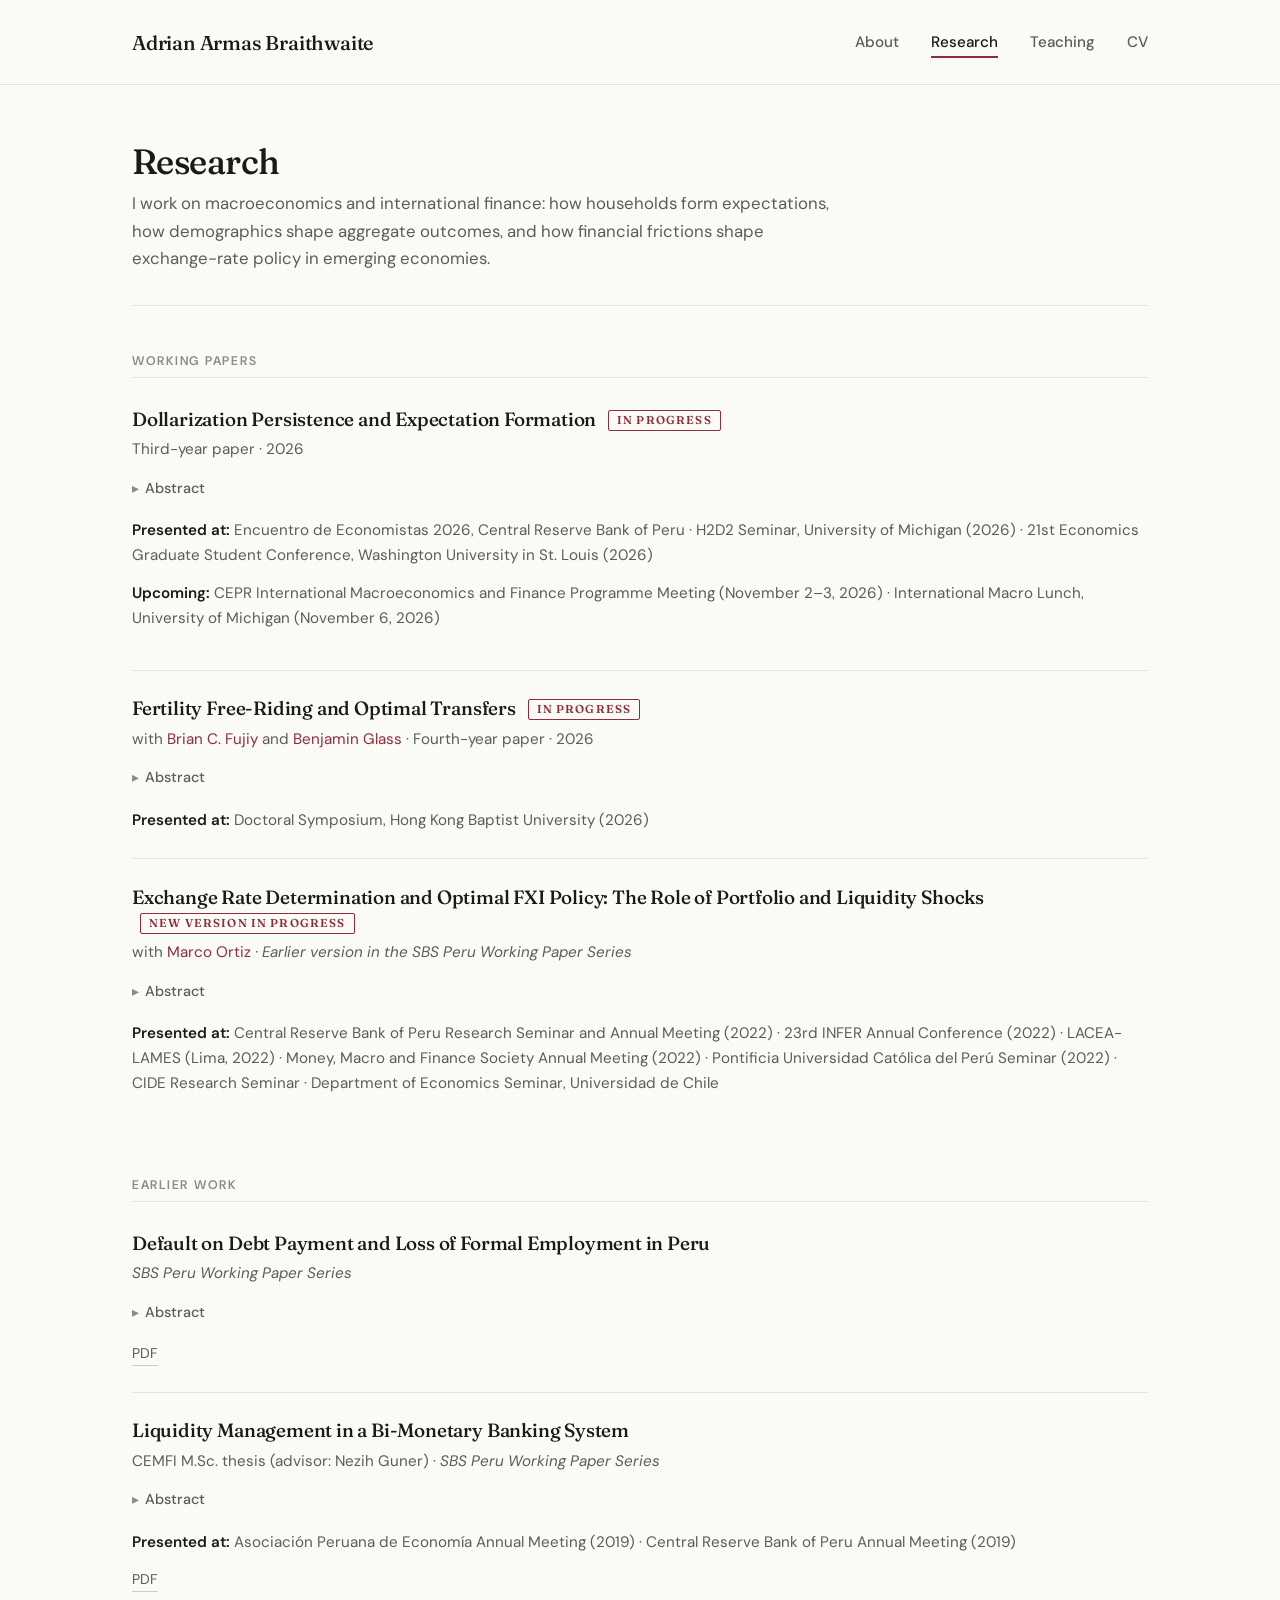
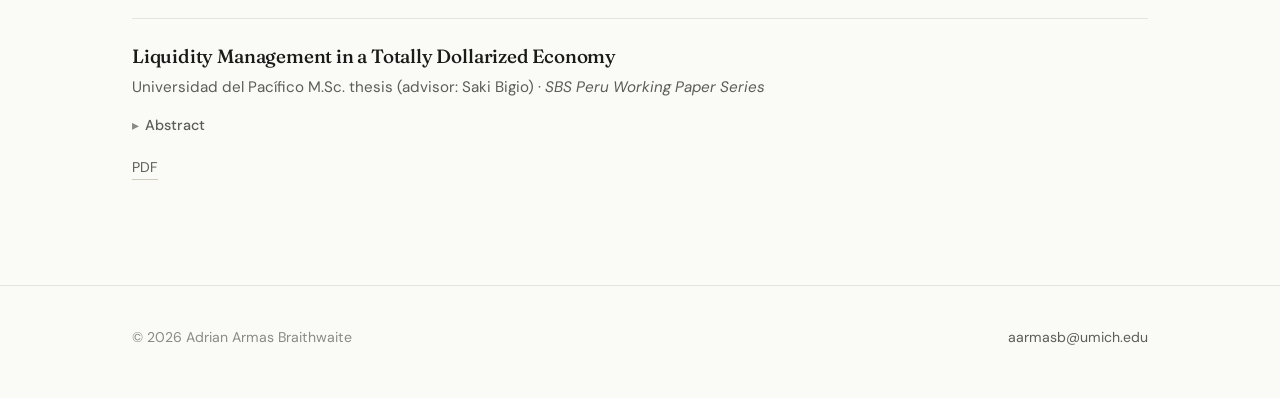
<file: research.html>
<!DOCTYPE html>
<html lang="en">
<head>
  <meta charset="UTF-8">
  <meta name="viewport" content="width=device-width, initial-scale=1.0">
  <title>Research — Adrian Armas Braithwaite</title>
  <meta name="description" content="Personal website of Adrian Armas Braithwaite, PhD Candidate in Economics at the University of Michigan. Macroeconomics and International Finance.">
  <link rel="stylesheet" href="styles.css">
</head>
<body>

  <header class="site-header">
    <div class="container">
      <nav>
        <a href="index.html" class="site-title">Adrian Armas Braithwaite</a>
        <ul class="nav-links">
          <li><a href="index.html#about" data-section="about">About</a></li>
          <li><a href="index.html#research" class="active" data-section="research">Research</a></li>
          <li><a href="index.html#teaching" data-section="teaching">Teaching</a></li>
          <li><a href="cv.html" data-section="cv">CV</a></li>
        </ul>
      </nav>
    </div>
  </header>

  <main class="container">

    <div class="page-header">
      <h1>Research</h1>
      <p class="lede">
        I work on macroeconomics and international finance: how households form
        expectations, how demographics shape aggregate outcomes, and how
        financial frictions shape exchange-rate policy in emerging economies.
      </p>
    </div>

    <section class="block">
      <h2 class="section-label">Working Papers</h2>
      <article class="paper">
        <h3 class="paper-title">
          Dollarization Persistence and Expectation Formation
          <span class="paper-status">In progress</span>
        </h3>
        <p class="paper-meta">Third-year paper · 2026</p>
        <details>
          <summary>Abstract</summary>
          <div class="paper-abstract">
            Deposit dollarization persists after inflation has stabilized. This
            paper asks to what extent this persistence reflects expectations
            formed through past experiences. Building on the experience-based
            learning framework of Malmendier and Nagel (2011, 2016), I argue
            that heterogeneous lifetime inflation and depreciation experiences
            across birth cohorts generate differences in beliefs about future
            depreciation and, therefore, in deposit dollarization. Using three
            waves of Uruguayan household financial surveys, I document that
            individuals with higher lifetime depreciation experience hold a
            larger share of their deposits in foreign currency. I then embed
            experience-based learning in an overlapping-generations model with
            incomplete markets and endogenous currency portfolio choice,
            disciplined by the household-level estimates, and compare its
            predictions with the aggregate Uruguayan deposit dollarization
            series. The model highlights cohort replacement as a quantitatively
            important margin of aggregate de-dollarization, complementing
            within-cohort belief updating.
          </div>
        </details>
        <p class="paper-meta paper-presented">
          <strong>Presented at:</strong>
          Encuentro de Economistas 2026, Central Reserve Bank of Peru ·
          H2D2 Seminar, University of Michigan (2026) ·
          21st Economics Graduate Student Conference, Washington University in
          St. Louis (2026)
        </p>
        <p class="paper-meta paper-presented">
          <strong>Upcoming:</strong>
          CEPR International Macroeconomics and Finance Programme Meeting
          (November 2–3, 2026) · International Macro Lunch, University of
          Michigan (November 6, 2026)
        </p>
        <div class="paper-links">
          <!-- <a href="papers/dollarization.pdf">PDF</a> -->
        </div>
      </article>

      <article class="paper">
        <h3 class="paper-title">
          Fertility Free-Riding and Optimal Transfers
          <span class="paper-status">In progress</span>
        </h3>
        <p class="paper-meta">
          with <a href="https://bcfujiy.github.io/" target="_blank" rel="noopener">Brian C. Fujiy</a>
          and <a href="https://sites.google.com/view/benjamin-glass/home" target="_blank" rel="noopener">Benjamin Glass</a>
          · Fourth-year paper · 2026
        </p>
        <details>
          <summary>Abstract</summary>
          <div class="paper-abstract">
            U.S. fertility has declined for decades, threatening long-run
            economic growth. This paper identifies a fertility free-riding
            problem: additional births generate positive externalities for
            society, but individual families bear all the costs and society
            does not capture the full social value. We develop an optimal
            transfer system by embedding a semi-endogenous growth model into an
            overlapping-generations framework with endogenous fertility,
            capturing both the intensive margin (number of children) and the
            extensive margin (share of families with children). Using American
            Community Survey data, we evaluate whether fertility is
            inefficiently low and the effects of optimal transfers on U.S.
            fertility rates and long-run growth.
          </div>
        </details>
        <p class="paper-meta paper-presented">
          <strong>Presented at:</strong>
          Doctoral Symposium, Hong Kong Baptist University (2026)
        </p>
      </article>

      <article class="paper">
        <h3 class="paper-title">
          Exchange Rate Determination and Optimal FXI Policy: The Role of
          Portfolio and Liquidity Shocks
          <span class="paper-status">New version in progress</span>
        </h3>
        <p class="paper-meta">
          with <a href="https://sites.google.com/view/marcoeconomics/main-page?authuser=0" target="_blank" rel="noopener">Marco Ortiz</a>
          <span class="journal"> · Earlier version in the SBS Peru Working Paper Series</span>
        </p>
        <details>
          <summary>Abstract</summary>
          <div class="paper-abstract">
            We develop a model in which banks intermediate capital flows in
            segmented foreign exchange markets while managing liquidity risk
            through frictional interbank markets. The interaction of portfolio
            and liquidity channels generates joint deviations from both
            uncovered and covered interest rate parity (UIP and CIP). We
            establish three analytical results: first, settlement frictions
            create endogenous liquidity premia that drive a wedge between
            lending, deposit, and reserve rates in each currency; second, the
            modified UIP condition decomposes into a risk premium—reflecting
            banks' limited capacity to absorb exchange rate risk—and a
            liquidity premium—reflecting the relative scarcity of reserves
            across currencies; third, CIP deviations arise exclusively from
            liquidity frictions, not from portfolio imbalances. We embed this
            financial sector in a small open economy general equilibrium model
            and characterize optimal foreign exchange intervention (FXI)
            policy. Spot interventions affect both the liquidity and portfolio
            margins, whereas interventions through non-deliverable forwards
            operate only through the portfolio channel. The optimal instrument
            mix depends on the nature of the underlying shock, providing a
            rationale for the diverse FXI strategies observed across emerging
            market central banks.
          </div>
        </details>
        <p class="paper-meta paper-presented">
          <strong>Presented at:</strong>
          Central Reserve Bank of Peru Research Seminar and Annual Meeting
          (2022) · 23rd INFER Annual Conference (2022) · LACEA-LAMES (Lima,
          2022) · Money, Macro and Finance Society Annual Meeting (2022) ·
          Pontificia Universidad Católica del Perú Seminar (2022) · CIDE
          Research Seminar · Department of Economics Seminar, Universidad de
          Chile
        </p>
      </article>
    </section>

    <section class="block">
      <h2 class="section-label">Earlier Work</h2>
      <article class="paper">
        <h3 class="paper-title">
          Default on Debt Payment and Loss of Formal Employment in Peru
        </h3>
        <p class="paper-meta">
          <span class="journal">SBS Peru Working Paper Series</span>
        </p>
        <details>
          <summary>Abstract</summary>
          <div class="paper-abstract">
            Using individual-level administrative data on income and debt, I
            quantify the effect of losing formal employment on debt repayment.
            Losing a formal job increases past-due days by 8.7 days per
            quarter. The effect is largest among younger and lower-income
            workers, consistent with these groups having weaker networks to
            draw on after an income loss.
          </div>
        </details>
        <div class="paper-links">
          <a href="https://www.sbs.gob.pe/Portals/0/jer/DDT_ANO2023/DT%2001%202023.pdf" target="_blank" rel="noopener">PDF</a>
        </div>
      </article>

      <article class="paper">
        <h3 class="paper-title">
          Liquidity Management in a Bi-Monetary Banking System
        </h3>
        <p class="paper-meta">
          CEMFI M.Sc. thesis (advisor: Nezih Guner) ·
          <span class="journal">SBS Peru Working Paper Series</span>
        </p>
        <details>
          <summary>Abstract</summary>
          <div class="paper-abstract">
            Liquidity model of a bi-monetary banking system in which banks
            manage idiosyncratic liquidity shocks through the interbank and
            FX-swap markets. Banks demand dollars because holding them gives
            access to an additional source of liquidity, the FX-swap market.
            U.S. monetary policy affects domestic lending by changing the
            return on foreign-currency reserves, and an exogenous decline in
            interbank matching efficiency leads banks to replace domestic loans
            with foreign-currency reserves.
          </div>
        </details>
        <p class="paper-meta paper-presented">
          <strong>Presented at:</strong>
          Asociación Peruana de Economía Annual Meeting (2019) · Central
          Reserve Bank of Peru Annual Meeting (2019)
        </p>
        <div class="paper-links">
          <a href="https://www.sbs.gob.pe/Portals/0/jer/DDT_ANO2018/DT-003-2018(eng).pdf" target="_blank" rel="noopener">PDF</a>
        </div>
      </article>

      <article class="paper">
        <h3 class="paper-title">
          Liquidity Management in a Totally Dollarized Economy
        </h3>
        <p class="paper-meta">
          Universidad del Pacífico M.Sc. thesis (advisor: Saki Bigio) ·
          <span class="journal">SBS Peru Working Paper Series</span>
        </p>
        <details>
          <summary>Abstract</summary>
          <div class="paper-abstract">
            Banking liquidity model for a fully dollarized economy without a
            lender of last resort. The central bank's limited capacity to
            supply foreign-currency liquidity constrains credit provision and,
            in the limit, can lead banks to adopt narrow banking.
          </div>
        </details>
        <div class="paper-links">
          <a href="https://www.sbs.gob.pe/Portals/0/jer/DDT_ANO2019/DDT-004-2019.pdf" target="_blank" rel="noopener">PDF</a>
        </div>
      </article>
    </section>

  </main>

  <footer>
    <div class="container footer-inner">
      <span>© <span id="year"></span> Adrian Armas Braithwaite</span>
      <span><a href="mailto:aarmasb@umich.edu">aarmasb@umich.edu</a></span>
    </div>
  </footer>

  <script>
    document.getElementById('year').textContent = new Date().getFullYear();
  </script>

</body>
</html>
</file>
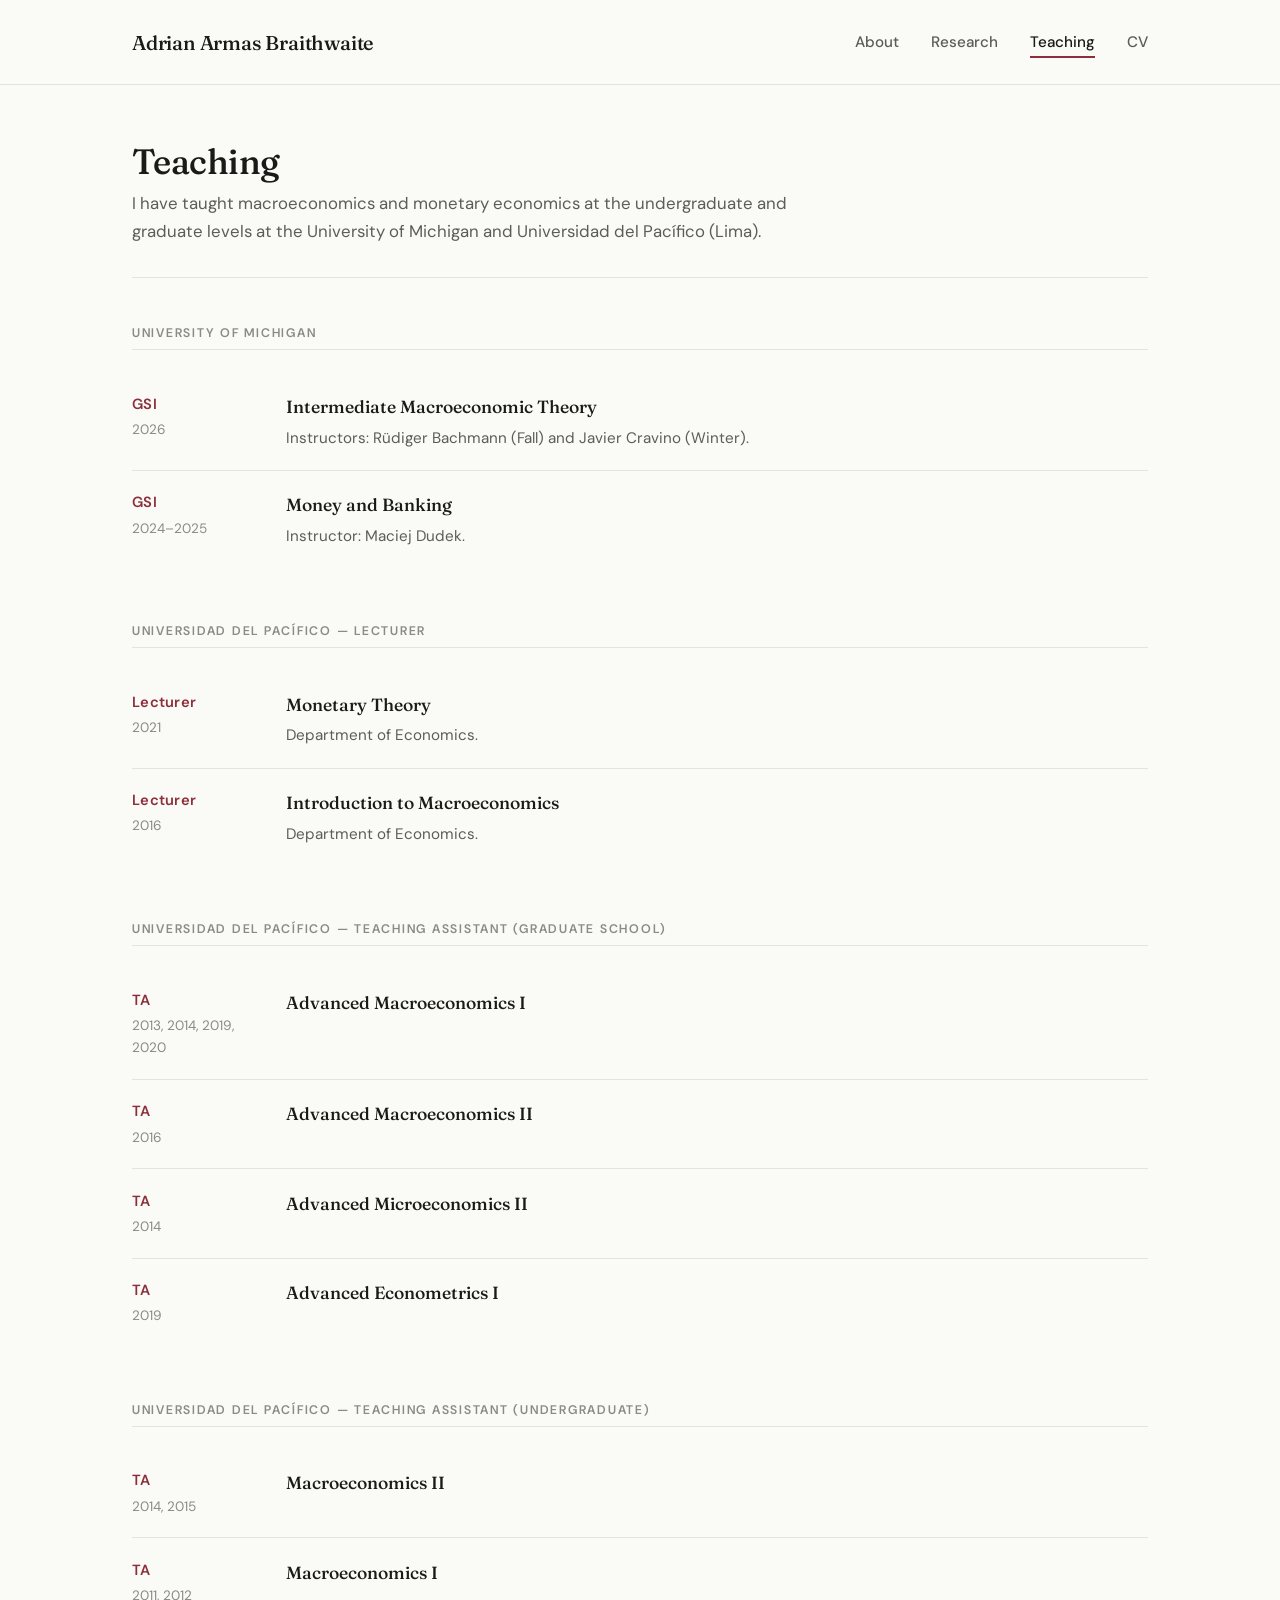
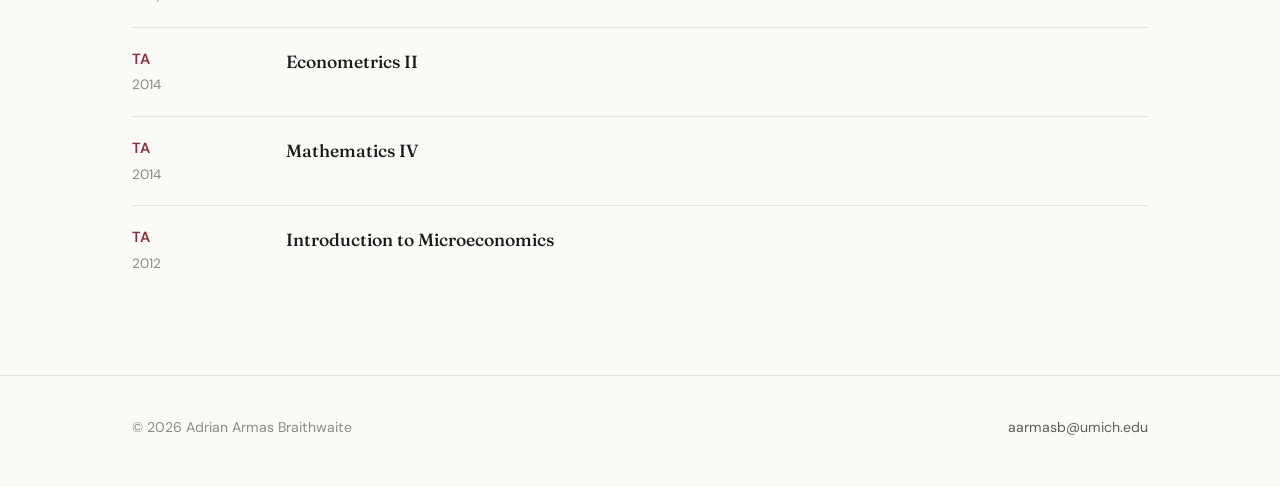
<file: teaching.html>
<!DOCTYPE html>
<html lang="en">
<head>
  <meta charset="UTF-8">
  <meta name="viewport" content="width=device-width, initial-scale=1.0">
  <title>Teaching — Adrian Armas Braithwaite</title>
  <meta name="description" content="Personal website of Adrian Armas Braithwaite, PhD Candidate in Economics at the University of Michigan. Macroeconomics and International Finance.">
  <link rel="stylesheet" href="styles.css">
</head>
<body>

  <header class="site-header">
    <div class="container">
      <nav>
        <a href="index.html" class="site-title">Adrian Armas Braithwaite</a>
        <ul class="nav-links">
          <li><a href="index.html#about" data-section="about">About</a></li>
          <li><a href="index.html#research" data-section="research">Research</a></li>
          <li><a href="index.html#teaching" class="active" data-section="teaching">Teaching</a></li>
          <li><a href="cv.html" data-section="cv">CV</a></li>
        </ul>
      </nav>
    </div>
  </header>

  <main class="container">

    <div class="page-header">
      <h1>Teaching</h1>
      <p class="lede">
        I have taught macroeconomics and monetary economics at the undergraduate
        and graduate levels at the University of Michigan and Universidad del
        Pacífico (Lima).
      </p>
    </div>

    <section class="block">
      <h2 class="section-label">University of Michigan</h2>
      <div class="course">
        <div>
          <div class="course-code">GSI</div>
          <div class="course-term">2026</div>
        </div>
        <div>
          <div class="course-title">Intermediate Macroeconomic Theory</div>
          <p class="course-detail">Instructors: Rüdiger Bachmann (Fall) and Javier Cravino (Winter).</p>
        </div>
      </div>
      <div class="course">
        <div>
          <div class="course-code">GSI</div>
          <div class="course-term">2024–2025</div>
        </div>
        <div>
          <div class="course-title">Money and Banking</div>
          <p class="course-detail">Instructor: Maciej Dudek.</p>
        </div>
      </div>
    </section>

    <section class="block">
      <h2 class="section-label">Universidad del Pacífico — Lecturer</h2>
      <div class="course">
        <div>
          <div class="course-code">Lecturer</div>
          <div class="course-term">2021</div>
        </div>
        <div>
          <div class="course-title">Monetary Theory</div>
          <p class="course-detail">Department of Economics.</p>
        </div>
      </div>
      <div class="course">
        <div>
          <div class="course-code">Lecturer</div>
          <div class="course-term">2016</div>
        </div>
        <div>
          <div class="course-title">Introduction to Macroeconomics</div>
          <p class="course-detail">Department of Economics.</p>
        </div>
      </div>
    </section>

    <section class="block">
      <h2 class="section-label">Universidad del Pacífico — Teaching Assistant (Graduate School)</h2>
      <div class="course">
        <div>
          <div class="course-code">TA</div>
          <div class="course-term">2013, 2014, 2019, 2020</div>
        </div>
        <div>
          <div class="course-title">Advanced Macroeconomics I</div>
        </div>
      </div>
      <div class="course">
        <div>
          <div class="course-code">TA</div>
          <div class="course-term">2016</div>
        </div>
        <div>
          <div class="course-title">Advanced Macroeconomics II</div>
        </div>
      </div>
      <div class="course">
        <div>
          <div class="course-code">TA</div>
          <div class="course-term">2014</div>
        </div>
        <div>
          <div class="course-title">Advanced Microeconomics II</div>
        </div>
      </div>
      <div class="course">
        <div>
          <div class="course-code">TA</div>
          <div class="course-term">2019</div>
        </div>
        <div>
          <div class="course-title">Advanced Econometrics I</div>
        </div>
      </div>
    </section>

    <section class="block">
      <h2 class="section-label">Universidad del Pacífico — Teaching Assistant (Undergraduate)</h2>
      <div class="course">
        <div>
          <div class="course-code">TA</div>
          <div class="course-term">2014, 2015</div>
        </div>
        <div>
          <div class="course-title">Macroeconomics II</div>
        </div>
      </div>
      <div class="course">
        <div>
          <div class="course-code">TA</div>
          <div class="course-term">2011, 2012</div>
        </div>
        <div>
          <div class="course-title">Macroeconomics I</div>
        </div>
      </div>
      <div class="course">
        <div>
          <div class="course-code">TA</div>
          <div class="course-term">2014</div>
        </div>
        <div>
          <div class="course-title">Econometrics II</div>
        </div>
      </div>
      <div class="course">
        <div>
          <div class="course-code">TA</div>
          <div class="course-term">2014</div>
        </div>
        <div>
          <div class="course-title">Mathematics IV</div>
        </div>
      </div>
      <div class="course">
        <div>
          <div class="course-code">TA</div>
          <div class="course-term">2012</div>
        </div>
        <div>
          <div class="course-title">Introduction to Microeconomics</div>
        </div>
      </div>
    </section>

  </main>

  <footer>
    <div class="container footer-inner">
      <span>© <span id="year"></span> Adrian Armas Braithwaite</span>
      <span><a href="mailto:aarmasb@umich.edu">aarmasb@umich.edu</a></span>
    </div>
  </footer>

  <script>
    document.getElementById('year').textContent = new Date().getFullYear();
  </script>

</body>
</html>
</file>
<file: styles.css>
/* =========================================================
   Academic site — shared styles
   Typography: Fraunces (display serif) + DM Sans (body)
   ========================================================= */

@import url('https://fonts.googleapis.com/css2?family=Fraunces:opsz,wght@9..144,400;9..144,500;9..144,600&family=DM+Sans:wght@400;500;600&display=swap');

:root {
  --bg: #fafaf7;
  --bg-alt: #f2efe8;
  --text: #1a1a18;
  --text-muted: #5c5c58;
  --text-soft: #8a8a86;
  --accent: #8c2f3a;
  --accent-hover: #6e2530;
  --border: #e6e3db;
  --border-strong: #cfcbc1;
  --max-width: 1080px;
  --radius: 4px;
}

* { box-sizing: border-box; margin: 0; padding: 0; }

html { scroll-behavior: smooth; }

body {
  font-family: 'DM Sans', -apple-system, BlinkMacSystemFont, sans-serif;
  background: var(--bg);
  color: var(--text);
  font-size: 16.5px;
  line-height: 1.65;
  -webkit-font-smoothing: antialiased;
  -moz-osx-font-smoothing: grayscale;
  font-feature-settings: "ss01", "cv11";
}

h1, h2, h3, h4, .display {
  font-family: 'Fraunces', 'Iowan Old Style', Georgia, serif;
  font-weight: 500;
  line-height: 1.2;
  letter-spacing: -0.015em;
  font-variation-settings: "opsz" 36, "SOFT" 30;
}

h1 { font-size: 2.6rem; }
h2 { font-size: 1.7rem; margin-bottom: 1.2rem; }
h3 { font-size: 1.15rem; font-weight: 600; }

a {
  color: var(--accent);
  text-decoration: none;
  border-bottom: 1px solid transparent;
  transition: border-color 0.18s ease, color 0.18s ease;
}

a:hover { border-bottom-color: var(--accent); }

p { margin-bottom: 1rem; }
p:last-child { margin-bottom: 0; }

.container {
  max-width: var(--max-width);
  margin: 0 auto;
  padding: 0 2rem;
}

/* =====================  HEADER / NAV  ===================== */

.site-header {
  border-bottom: 1px solid var(--border);
  padding: 1.6rem 0;
  background: var(--bg);
  position: sticky;
  top: 0;
  z-index: 10;
  backdrop-filter: blur(6px);
  background: rgba(250, 250, 247, 0.92);
}

nav {
  display: flex;
  justify-content: space-between;
  align-items: center;
  flex-wrap: wrap;
  gap: 1rem;
}

.site-title {
  font-family: 'Fraunces', Georgia, serif;
  font-size: 1.25rem;
  font-weight: 500;
  color: var(--text);
  letter-spacing: -0.01em;
  border-bottom: none;
}

.site-title:hover { color: var(--accent); border-bottom: none; }

.nav-links {
  display: flex;
  gap: 2rem;
  list-style: none;
}

.nav-links a {
  color: var(--text-muted);
  font-size: 0.95rem;
  font-weight: 500;
  position: relative;
  padding: 0.25rem 0;
  border-bottom: none;
}

.nav-links a:hover { color: var(--accent); border-bottom: none; }

.nav-links a.active {
  color: var(--text);
}

.nav-links a.active::after {
  content: '';
  position: absolute;
  bottom: -2px;
  left: 0;
  right: 0;
  height: 2px;
  background: var(--accent);
}

/* =====================  HERO (home page)  ===================== */

.hero {
  padding: 4rem 0 3.5rem;
  display: grid;
  grid-template-columns: 240px 1fr;
  gap: 3.5rem;
  align-items: start;
  animation: fadeUp 0.7s ease-out;
}

.profile-photo {
  width: 240px;
  height: 240px;
  border-radius: var(--radius);
  background: var(--bg-alt);
  overflow: hidden;
  border: 1px solid var(--border);
}

.profile-photo img {
  width: 100%;
  height: 100%;
  object-fit: cover;
  display: block;
}

.profile-placeholder {
  width: 100%;
  height: 100%;
  display: flex;
  align-items: center;
  justify-content: center;
  color: var(--text-soft);
  font-style: italic;
  font-size: 0.85rem;
  padding: 1rem;
  text-align: center;
}

.hero-text h1 {
  margin-bottom: 0.4rem;
}

.title-line {
  color: var(--text-muted);
  font-size: 1.05rem;
  margin-bottom: 0.3rem;
}

.affiliation {
  color: var(--accent);
  font-weight: 500;
  font-size: 0.98rem;
  margin-bottom: 1.6rem;
}

.bio p {
  max-width: 62ch;
  color: var(--text);
}

.contact-line {
  margin-top: 1.8rem;
  font-size: 0.95rem;
  color: var(--text-muted);
}

.contact-line a {
  color: var(--text);
  border-bottom: 1px solid var(--border-strong);
}
.contact-line a:hover { border-bottom-color: var(--accent); color: var(--accent); }

.social-links {
  margin-top: 1rem;
  display: flex;
  gap: 1.4rem;
  flex-wrap: wrap;
  font-size: 0.9rem;
}

.social-links a {
  color: var(--text-muted);
  border-bottom: none;
}
.social-links a:hover { color: var(--accent); }

/* =====================  PAGE TITLES (non-home)  ===================== */

.page-header {
  padding: 3.5rem 0 2rem;
  border-bottom: 1px solid var(--border);
  margin-bottom: 3rem;
  animation: fadeUp 0.6s ease-out;
}

.page-header h1 {
  font-size: 2.2rem;
  margin-bottom: 0.4rem;
}

.page-header .lede {
  color: var(--text-muted);
  font-size: 1.05rem;
  max-width: 60ch;
}

/* =====================  SECTIONS  ===================== */

section.block {
  margin-bottom: 3.5rem;
  animation: fadeUp 0.6s ease-out backwards;
}
section.block:nth-of-type(2) { animation-delay: 0.08s; }
section.block:nth-of-type(3) { animation-delay: 0.16s; }
section.block:nth-of-type(4) { animation-delay: 0.24s; }

.section-label {
  font-family: 'DM Sans', sans-serif;
  font-size: 0.78rem;
  font-weight: 600;
  text-transform: uppercase;
  letter-spacing: 0.14em;
  color: var(--text-soft);
  margin-bottom: 1.4rem;
  padding-bottom: 0.5rem;
  border-bottom: 1px solid var(--border);
}

/* =====================  NEWS / UPDATES  ===================== */

.news-list { list-style: none; }

.news-item {
  display: grid;
  grid-template-columns: 110px 1fr;
  gap: 1.5rem;
  padding: 0.9rem 0;
  border-bottom: 1px solid var(--border);
  font-size: 0.97rem;
}

.news-date {
  color: var(--text-soft);
  font-feature-settings: "tnum";
  font-size: 0.9rem;
  padding-top: 0.1rem;
}

.news-text { color: var(--text); }

/* =====================  PAPERS  ===================== */

.paper {
  padding: 1.6rem 0;
  border-bottom: 1px solid var(--border);
}

.paper:first-of-type { padding-top: 0.4rem; }
.paper:last-of-type { border-bottom: none; }

.paper-title {
  font-family: 'Fraunces', Georgia, serif;
  font-size: 1.2rem;
  font-weight: 500;
  margin-bottom: 0.35rem;
  letter-spacing: -0.01em;
  line-height: 1.3;
}

.paper-meta {
  color: var(--text-muted);
  font-size: 0.95rem;
  margin-bottom: 0.6rem;
}

.paper-meta .journal {
  font-style: italic;
}

.paper-status {
  display: inline-block;
  font-size: 0.72rem;
  font-weight: 600;
  text-transform: uppercase;
  letter-spacing: 0.1em;
  color: var(--accent);
  padding: 2px 8px;
  border: 1px solid var(--accent);
  border-radius: 2px;
  margin-left: 0.5rem;
  vertical-align: 2px;
}

.paper details {
  margin-top: 0.5rem;
}

.paper summary {
  cursor: pointer;
  color: var(--text-muted);
  font-size: 0.9rem;
  font-weight: 500;
  padding: 0.3rem 0;
  list-style: none;
  user-select: none;
  display: inline-block;
}

.paper summary::-webkit-details-marker { display: none; }

.paper summary::before {
  content: '▸';
  display: inline-block;
  margin-right: 0.4rem;
  transition: transform 0.2s;
  color: var(--text-soft);
}

.paper details[open] summary::before {
  transform: rotate(90deg);
}

.paper summary:hover { color: var(--accent); }

.paper-abstract {
  margin-top: 0.6rem;
  padding: 1rem 1.2rem;
  background: var(--bg-alt);
  border-left: 2px solid var(--accent);
  font-size: 0.95rem;
  color: var(--text);
  max-width: 70ch;
  border-radius: 0 var(--radius) var(--radius) 0;
}

.paper-links {
  margin-top: 0.8rem;
  display: flex;
  gap: 1.2rem;
  flex-wrap: wrap;
  font-size: 0.88rem;
}

.paper-links a {
  color: var(--text-muted);
  border-bottom: 1px solid var(--border-strong);
}

.paper-links a:hover { color: var(--accent); border-bottom-color: var(--accent); }

/* =====================  COURSES  ===================== */

.course {
  display: grid;
  grid-template-columns: 130px 1fr;
  gap: 1.5rem;
  padding: 1.2rem 0;
  border-bottom: 1px solid var(--border);
}

.course:last-child { border-bottom: none; }

.course-code {
  font-family: 'DM Sans', sans-serif;
  font-weight: 600;
  font-size: 0.92rem;
  color: var(--accent);
  letter-spacing: 0.02em;
}

.course-term {
  color: var(--text-soft);
  font-size: 0.85rem;
  margin-top: 0.2rem;
  font-feature-settings: "tnum";
}

.course-title {
  font-family: 'Fraunces', Georgia, serif;
  font-size: 1.1rem;
  font-weight: 500;
  margin-bottom: 0.3rem;
}

.course-detail {
  color: var(--text-muted);
  font-size: 0.95rem;
}

.course-links {
  margin-top: 0.5rem;
  font-size: 0.88rem;
  display: flex;
  gap: 1rem;
}

/* =====================  CV PAGE  ===================== */

.cv-section { margin-bottom: 2.5rem; }

.cv-item {
  display: grid;
  grid-template-columns: 110px 1fr;
  gap: 1.5rem;
  padding: 0.6rem 0;
}

.cv-date {
  color: var(--text-soft);
  font-size: 0.92rem;
  font-feature-settings: "tnum";
  padding-top: 0.1rem;
}

.cv-content .item-title {
  font-weight: 600;
  color: var(--text);
}

.cv-content .item-sub {
  color: var(--text-muted);
  font-size: 0.94rem;
}

.cv-download {
  display: inline-block;
  margin: 1rem 0 2rem;
  padding: 0.6rem 1.2rem;
  background: var(--text);
  color: var(--bg);
  border-radius: var(--radius);
  font-size: 0.92rem;
  font-weight: 500;
  border-bottom: none;
  transition: background 0.2s;
}

.cv-download:hover { background: var(--accent); border-bottom: none; }

/* =====================  FOOTER  ===================== */

footer {
  margin-top: 5rem;
  padding: 2.5rem 0 3rem;
  border-top: 1px solid var(--border);
  color: var(--text-soft);
  font-size: 0.88rem;
}

footer .footer-inner {
  display: flex;
  justify-content: space-between;
  flex-wrap: wrap;
  gap: 1rem;
}

footer a { color: var(--text-muted); border-bottom: none; }
footer a:hover { color: var(--accent); }

/* =====================  PLACEHOLDER STYLING  ===================== */

.placeholder {
  background: rgba(140, 47, 58, 0.06);
  border-left: 2px solid var(--accent);
  padding: 0.1rem 0.3rem;
  font-style: italic;
  color: var(--accent-hover);
}

/* =====================  ANIMATIONS  ===================== */

@keyframes fadeUp {
  from { opacity: 0; transform: translateY(8px); }
  to   { opacity: 1; transform: translateY(0); }
}

/* =====================  RESPONSIVE  ===================== */

@media (max-width: 720px) {
  body { font-size: 16px; }
  h1 { font-size: 2rem; }
  h2 { font-size: 1.4rem; }

  .container { padding: 0 1.3rem; }

  .site-header { padding: 1.1rem 0; }
  nav { gap: 0.6rem; }
  .nav-links { gap: 1.2rem; font-size: 0.9rem; }

  .hero {
    grid-template-columns: 1fr;
    gap: 1.6rem;
    padding: 2.5rem 0 2rem;
  }

  .profile-photo {
    width: 140px;
    height: 140px;
  }

  .news-item, .course, .cv-item {
    grid-template-columns: 1fr;
    gap: 0.3rem;
  }

  .news-date, .course-term, .cv-date {
    font-size: 0.82rem;
  }

  .page-header { padding: 2rem 0 1.4rem; margin-bottom: 2rem; }
}

/* =====================  ONE-PAGE HOME: SCROLLING SECTIONS  ===================== */

/* Keep section titles clear of the sticky header when jumping from the menu */
section[id] { scroll-margin-top: 96px; }

.home-section {
  margin-top: 3.5rem;
  padding-top: 3rem;
  border-top: 1px solid var(--border);
}

.home-section:last-of-type { margin-bottom: 4rem; }

.home-section-header { margin-bottom: 2.4rem; }

.home-section-header h2 {
  font-size: 2.1rem;
  margin-bottom: 0.8rem;
}

.home-section-header .lede {
  color: var(--text-muted);
  max-width: 720px;
  font-size: 1.05rem;
}

.paper-presented { margin-top: 0.8rem; }
.paper-presented strong { color: var(--text); font-weight: 600; }

@media (max-width: 720px) {
  section[id] { scroll-margin-top: 112px; }
  .home-section { margin-top: 2.5rem; padding-top: 2.2rem; }
  .home-section-header h2 { font-size: 1.7rem; }
}

.cv-subhead {
  font-family: 'DM Sans', sans-serif;
  font-size: 0.82rem;
  font-weight: 600;
  letter-spacing: 0.06em;
  text-transform: uppercase;
  color: var(--text-soft);
  margin: 1.4rem 0 0.4rem;
}
.cv-section .cv-subhead:first-of-type { margin-top: 0.2rem; }
</file>
